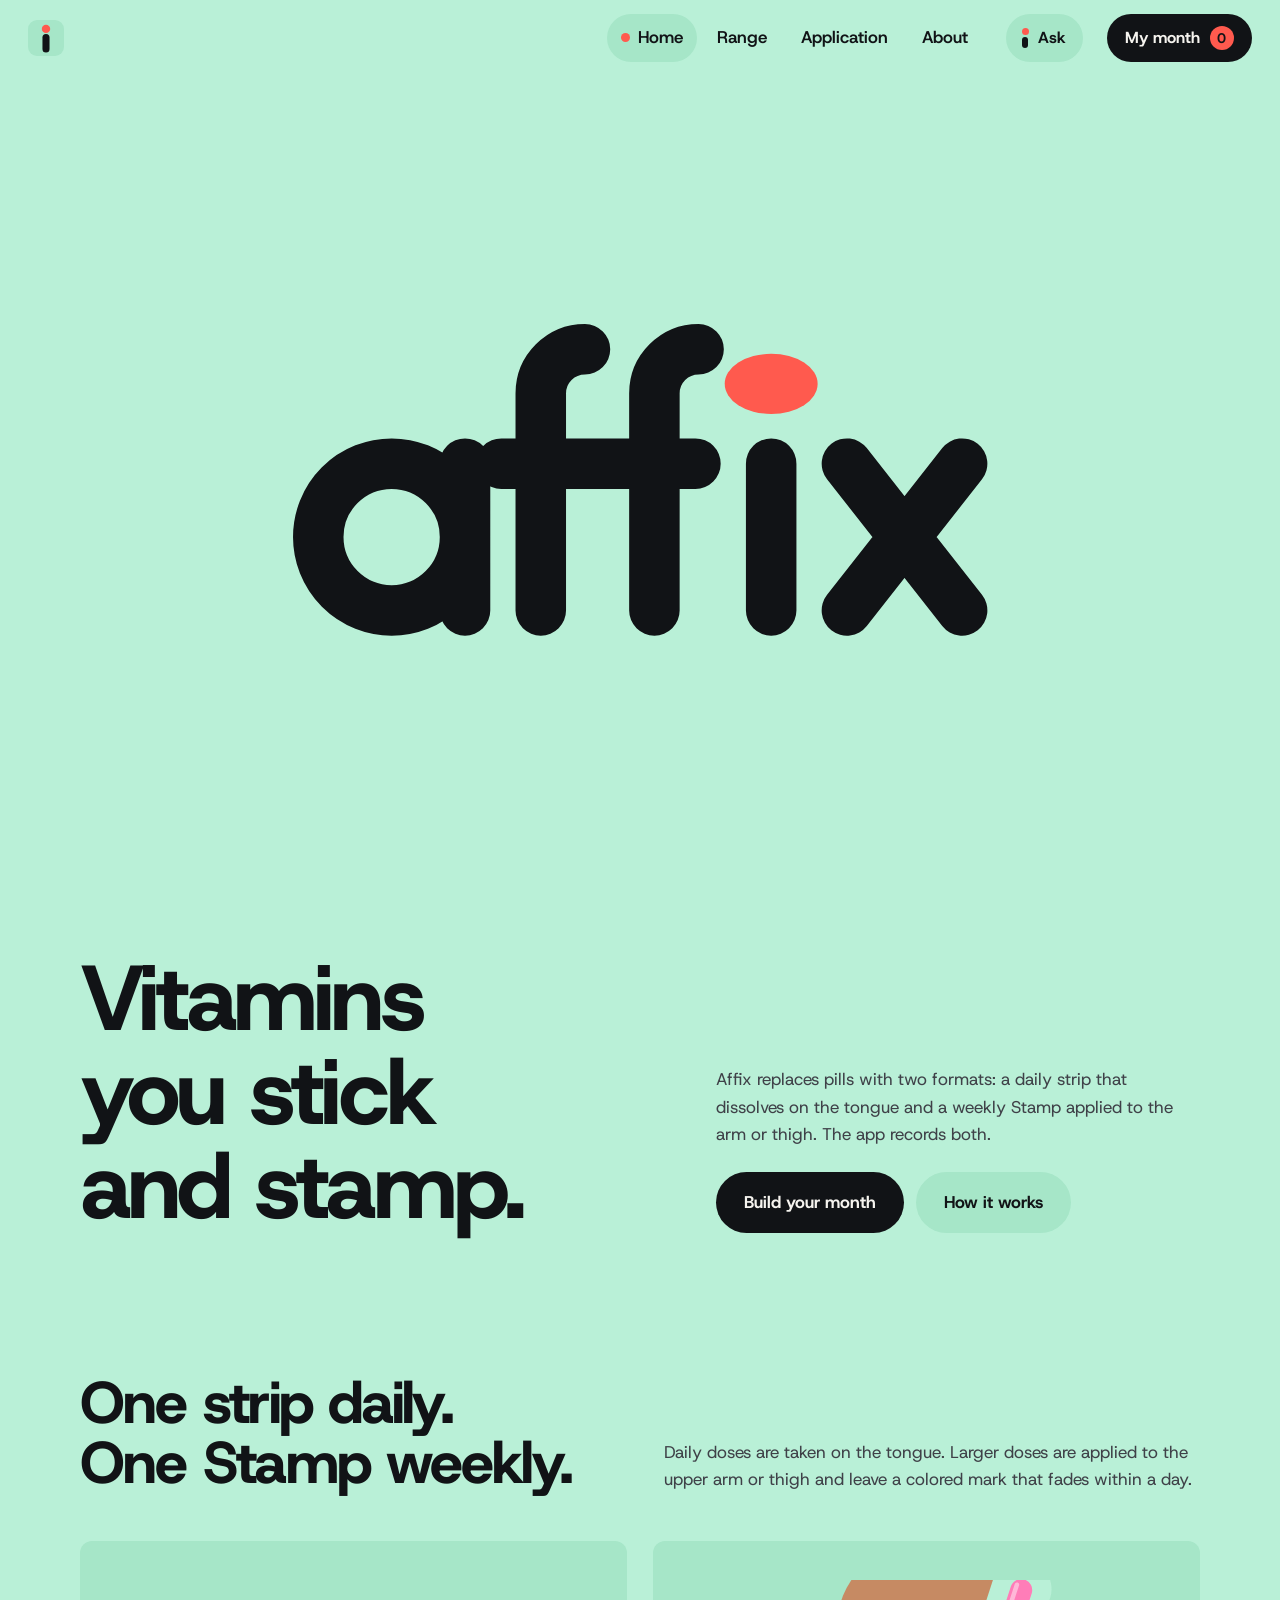
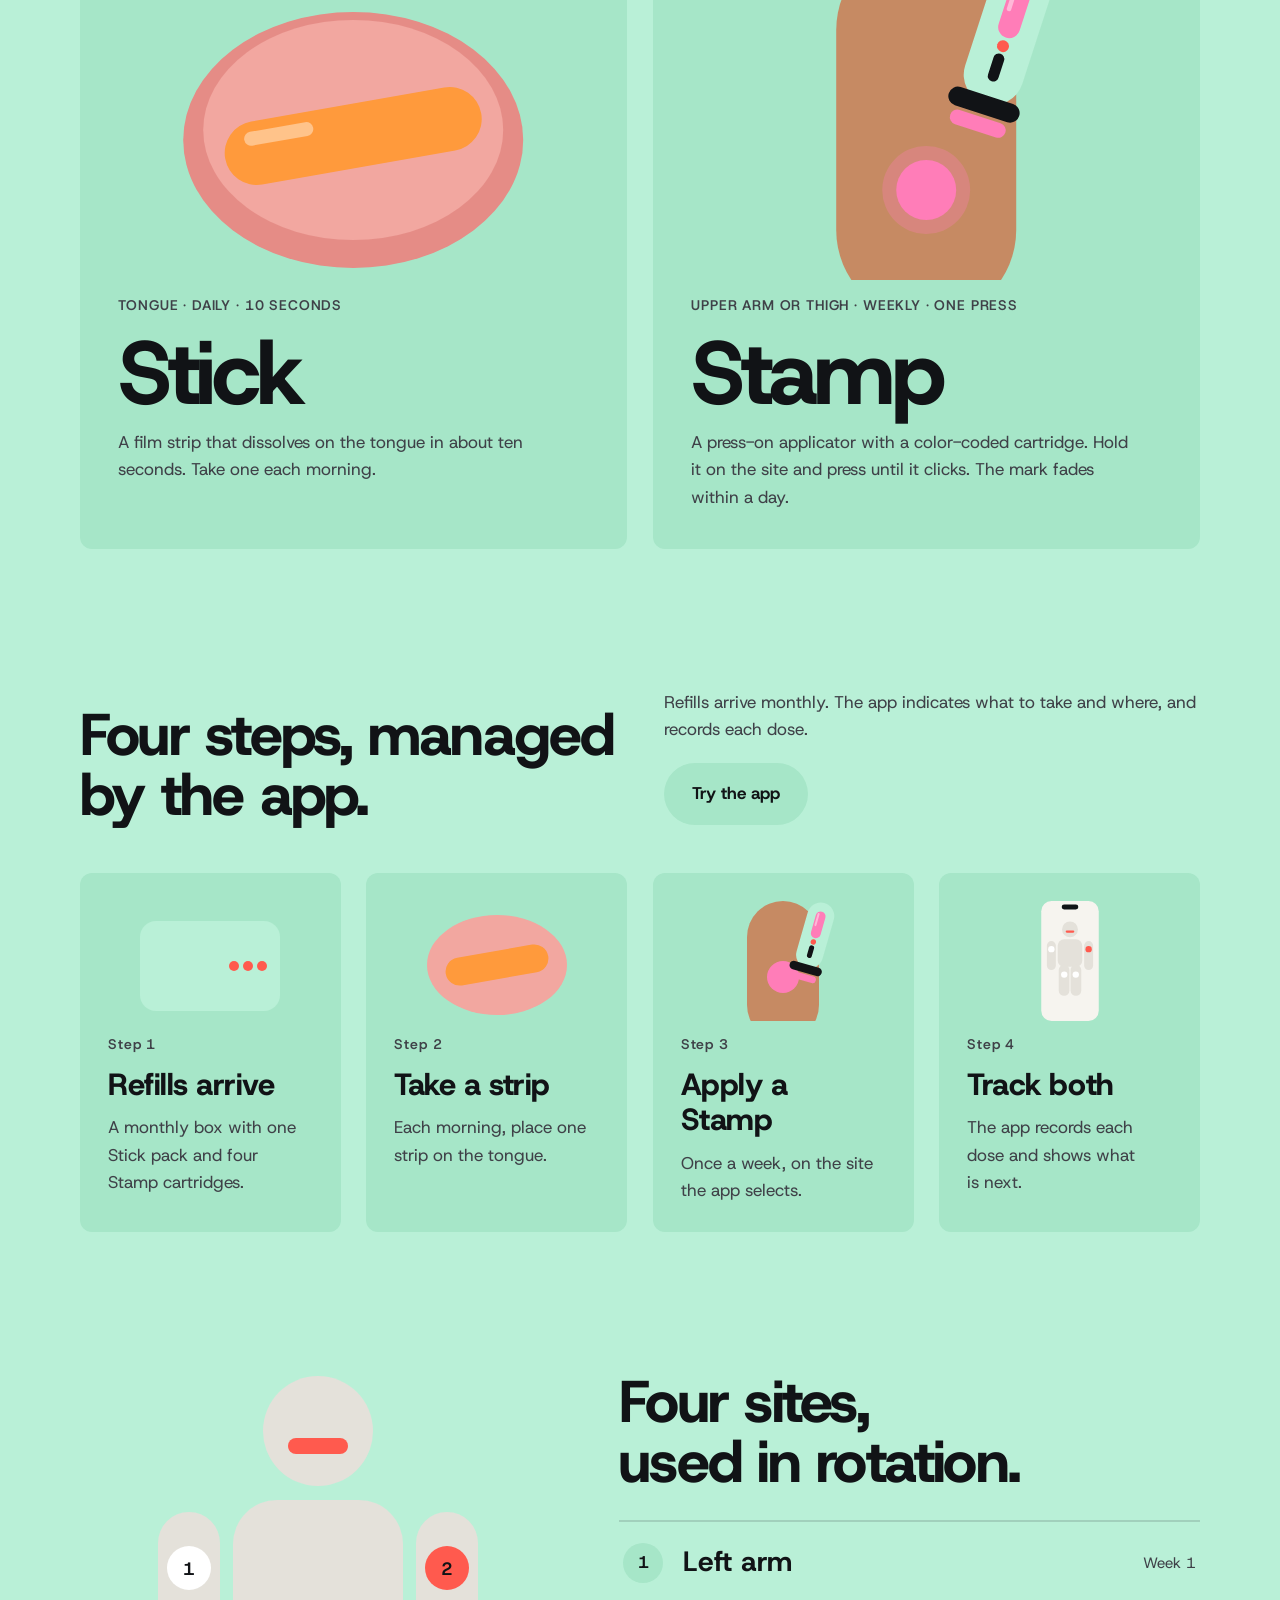
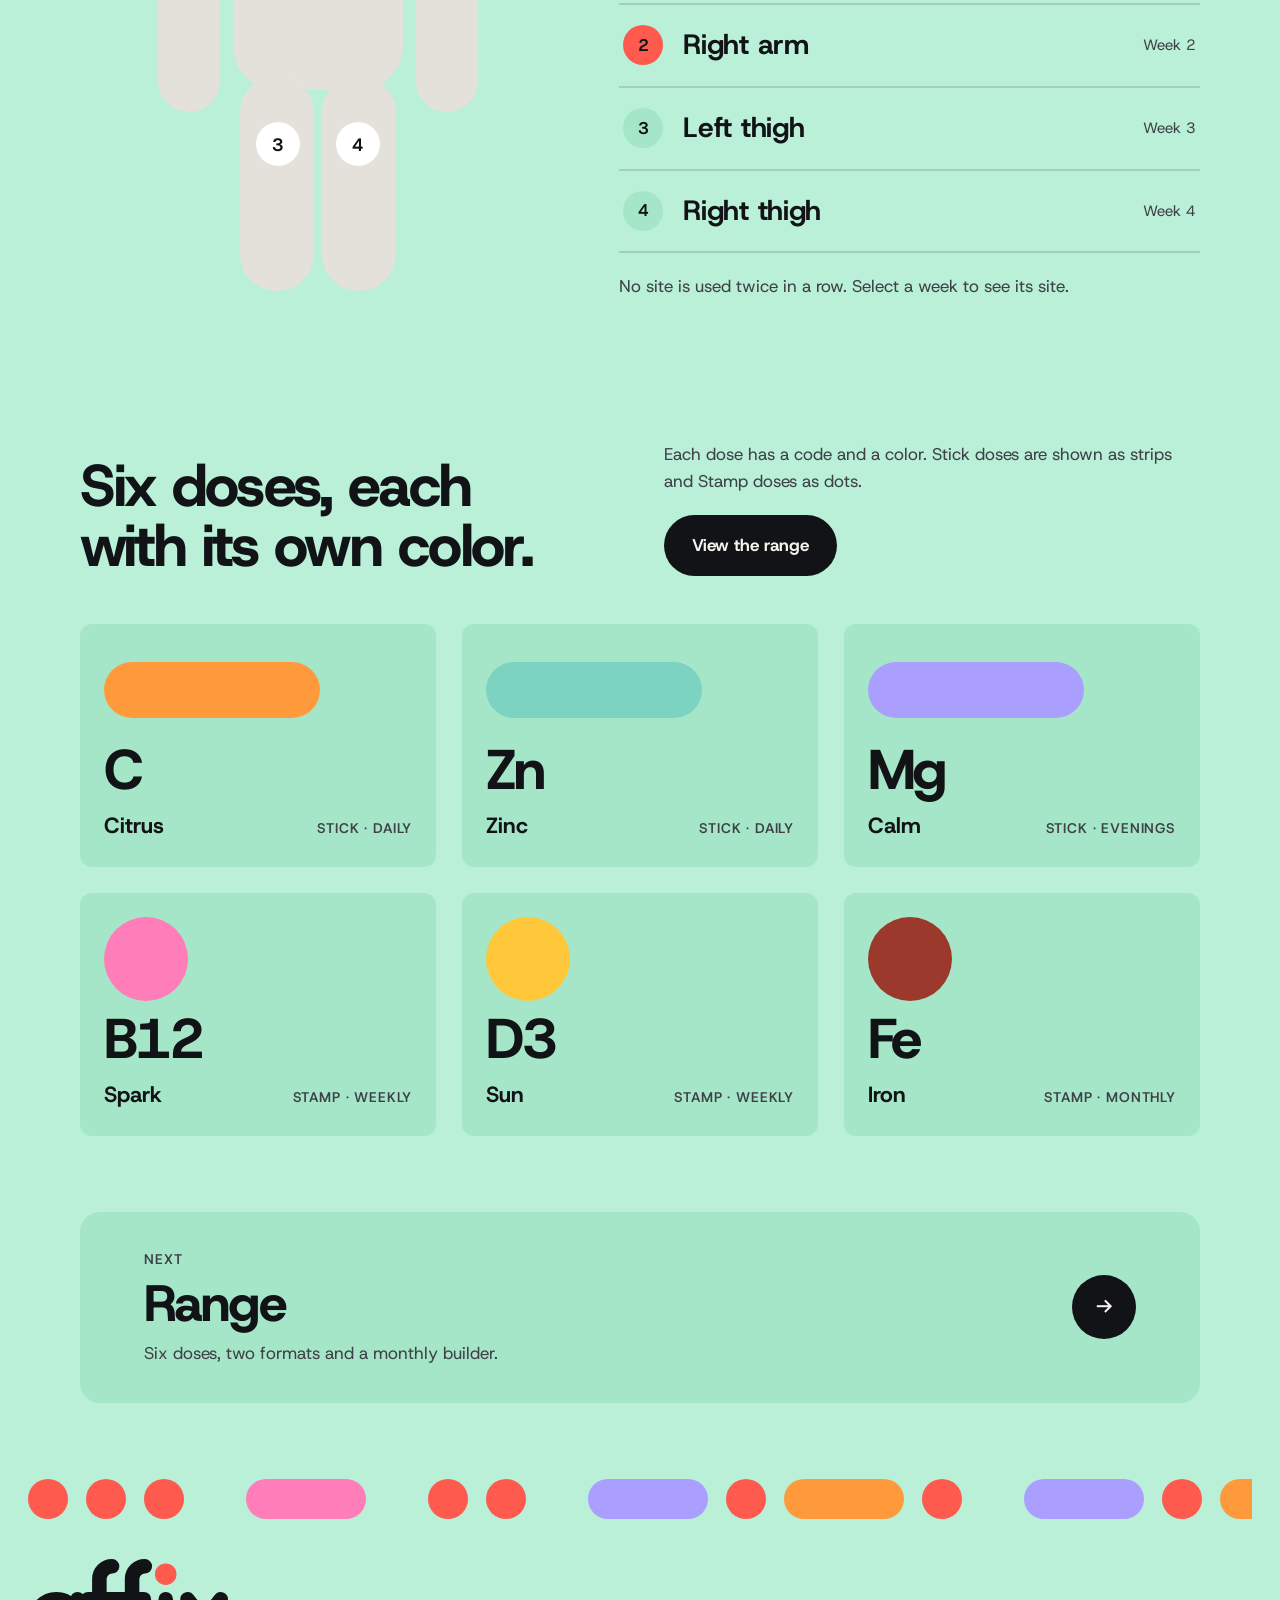
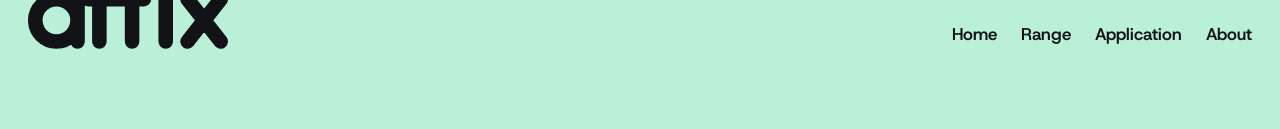
<file: index.html>
<!doctype html>
<html lang="en">
<head>
<meta charset="utf-8">
<meta name="viewport" content="width=device-width, initial-scale=1, viewport-fit=cover">
<link rel="icon" href="favicon.ico" sizes="48x48">
<link rel="icon" href="favicon.svg" type="image/svg+xml">
<link rel="apple-touch-icon" href="apple-touch-icon.png">
<link rel="manifest" href="site.webmanifest">
<meta name="theme-color" content="#B9F0D7">
<title>Affix</title>
<meta name="claude:viewport-fit-sides" content="cover">
<meta name="description" content="Affix is a vitamin brand with no pills: a strip that melts on the tongue every day, and a press-on Stamp for the arm or thigh once a week.">
<link rel="preconnect" href="https://fonts.googleapis.com"><link rel="preconnect" href="https://fonts.gstatic.com" crossorigin>
<link href="https://fonts.googleapis.com/css2?family=Host+Grotesk:wght@400;500;600;700;800&display=swap" rel="stylesheet">
<link rel="stylesheet" href="css/site.css?v=20261114c">
</head>
<body data-page="home">
<a class="skip" href="#main">Skip to content</a>
<header id="topbar"></header>
<main id="main"><div class="bands">

  <section class="band mint hero" id="intro" aria-labelledby="h-hero">
    <div id="wmbig" class="wmbig" aria-hidden="true"></div>
    <div class="hero-row">
      <h1 id="h-hero">Vitamins you stick and stamp.</h1>
      <div class="copy">
        <p class="lede">Affix replaces pills with two formats: a daily strip that dissolves on the tongue and a weekly Stamp applied to the arm or thigh. The app records&nbsp;both.</p>
        <div class="actions"><a class="btn btn-ink" href="range.html#build">Build your month</a><a class="btn btn-line" href="#how">How it works</a></div>
      </div>
    </div>
  </section>

  <section class="band" id="formats" aria-labelledby="h-formats">
    <div class="band-head split">
      <div style="display:grid;gap:16px"><h2 id="h-formats">One strip daily. One Stamp&nbsp;weekly.</h2></div>
      <p class="lede">Daily doses are taken on the tongue. Larger doses are applied to the upper arm or thigh and leave a colored mark that fades within a&nbsp;day.</p>
    </div>
    <div class="formats">
      <article class="format stick">
        <div class="art" id="art-stick"></div>
        <span class="label">Tongue · Daily · 10 seconds</span>
        <div class="word">Stick</div>
        <p>A film strip that dissolves on the tongue in about ten seconds. Take one each&nbsp;morning.</p>
      </article>
      <article class="format stamp">
        <div class="art" id="art-stamp"></div>
        <span class="label">Upper arm or thigh · Weekly · One press</span>
        <div class="word">Stamp</div>
        <p>A press-on applicator with a color-coded cartridge. Hold it on the site and press until it clicks. The mark fades within a&nbsp;day.</p>
      </article>
    </div>
  </section>

  <section class="band ink" id="how" aria-labelledby="h-how">
    <div class="band-head split">
      <div style="display:grid;gap:16px"><h2 id="h-how">Four steps, managed by the&nbsp;app.</h2></div>
      <div style="display:grid;gap:20px;justify-items:start"><p class="lede">Refills arrive monthly. The app indicates what to take and where, and records each&nbsp;dose.</p><a class="btn btn-line" href="app.html">Try the app</a></div>
    </div>
    <ol class="steps" id="steps"></ol>
  </section>

  <section class="band" id="sites" aria-labelledby="h-sites">
    <div class="rotation">
      <div class="map" id="map"></div>
      <div>
        <div style="display:grid;gap:16px;margin-bottom:28px"><h2 id="h-sites">Four sites, used in&nbsp;rotation.</h2></div>
        <ul class="weeks" id="weeks"></ul>
        <p class="note">No site is used twice in a row. Select a week to see its&nbsp;site.</p>
      </div>
    </div>
  </section>

  <section class="band mint" id="range" aria-labelledby="h-range">
    <div class="band-head split">
      <div style="display:grid;gap:16px"><h2 id="h-range">Six doses, each with its own&nbsp;color.</h2></div>
      <div style="display:grid;gap:20px;justify-items:start"><p class="lede">Each dose has a code and a color. Stick doses are shown as strips and Stamp doses as&nbsp;dots.</p><a class="btn btn-ink" href="range.html">View the range</a></div>
    </div>
    <div class="doses" id="doses"></div>
  </section>

  <footer class="band" id="foot"></footer>
</div></main>
<script src="https://cdnjs.cloudflare.com/ajax/libs/gsap/3.12.5/gsap.min.js"></script>
<script src="js/brand.js?v=20261114c"></script>
<script src="js/site.js?v=20261114c"></script>
<script src="js/assistant.js?v=20261114c"></script>
<script src="js/home.js?v=20261114c"></script>
</body>
</html>
</file>
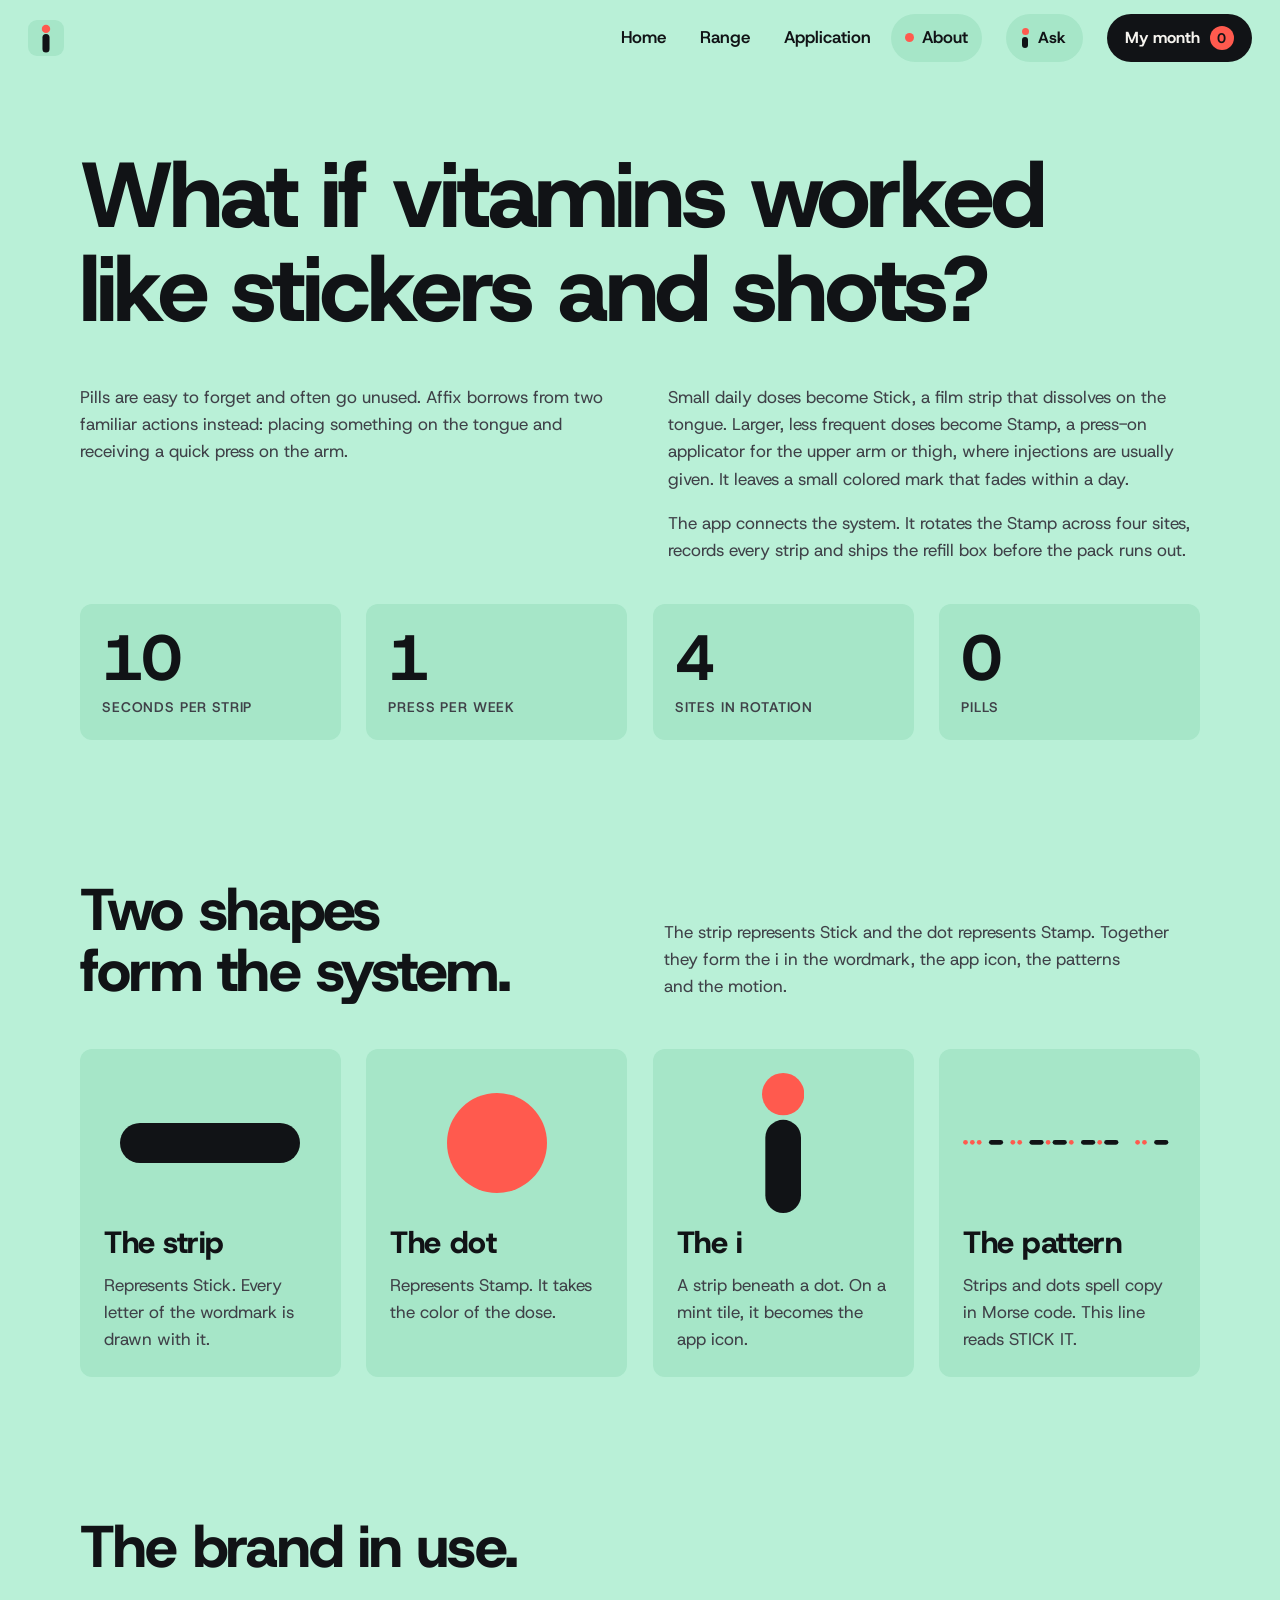
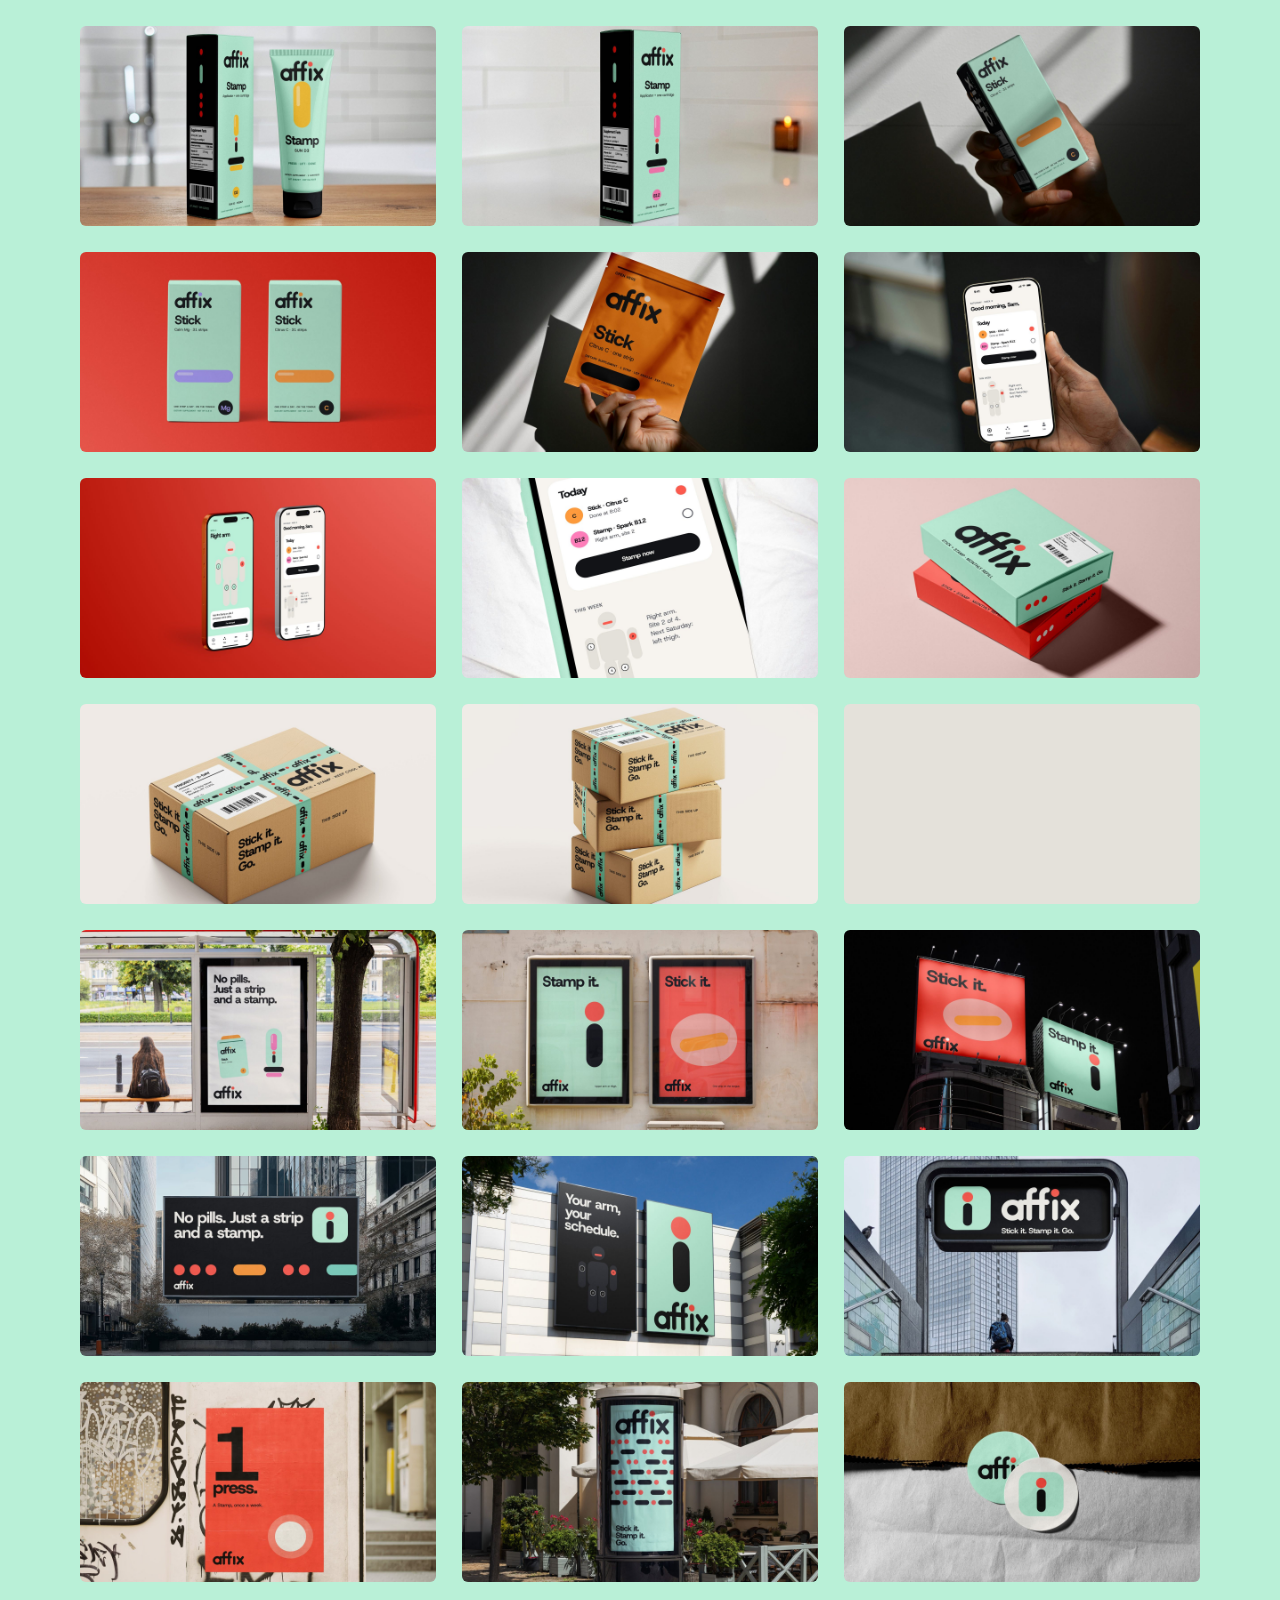
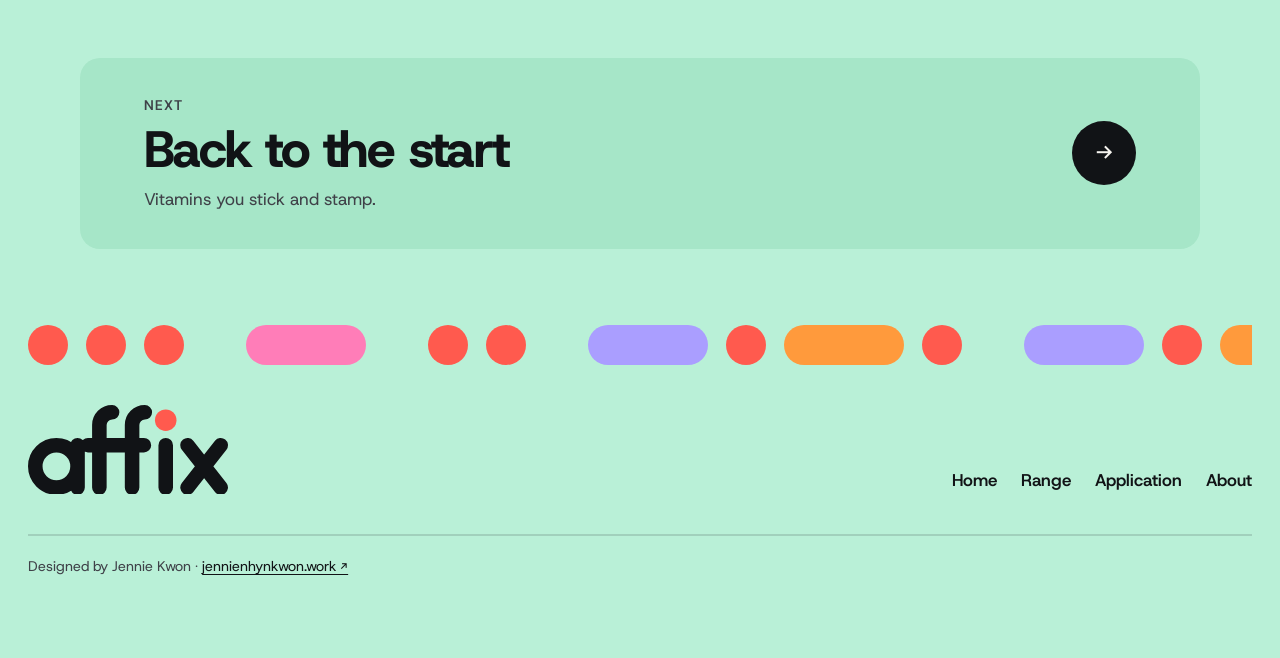
<file: about.html>
<!doctype html>
<html lang="en">
<head>
<meta charset="utf-8">
<meta name="viewport" content="width=device-width, initial-scale=1, viewport-fit=cover">
<link rel="icon" href="favicon.ico" sizes="48x48">
<link rel="icon" href="favicon.svg" type="image/svg+xml">
<link rel="apple-touch-icon" href="apple-touch-icon.png">
<link rel="manifest" href="site.webmanifest">
<meta name="theme-color" content="#B9F0D7">
<title>About — Affix</title>
<meta name="claude:viewport-fit-sides" content="cover">
<meta name="description" content="Why Affix replaces pills with a tongue strip and a press-on Stamp, how the identity works, and the brand out in the world.">
<link rel="preconnect" href="https://fonts.googleapis.com"><link rel="preconnect" href="https://fonts.gstatic.com" crossorigin>
<link href="https://fonts.googleapis.com/css2?family=Host+Grotesk:wght@400;500;600;700;800&display=swap" rel="stylesheet">
<link rel="stylesheet" href="css/site.css?v=20261114c">
</head>
<body data-page="about">
<a class="skip" href="#main">Skip to content</a>
<header id="topbar"></header>
<main id="main"><div class="bands">

  <section class="band" id="idea" aria-labelledby="h-idea">
    <div class="band-head"><h1 id="h-idea">What if vitamins worked like stickers and&nbsp;shots?</h1></div>
    <div class="story">
      <p class="lede">Pills are easy to forget and often go unused. Affix borrows from two familiar actions instead: placing something on the tongue and receiving a quick press on the&nbsp;arm.</p>
      <div><p>Small daily doses become Stick, a film strip that dissolves on the tongue. Larger, less frequent doses become Stamp, a press-on applicator for the upper arm or thigh, where injections are usually given. It leaves a small colored mark that fades within a&nbsp;day.</p>
      <p>The app connects the system. It rotates the Stamp across four sites, records every strip and ships the refill box before the pack runs&nbsp;out.</p></div>
    </div>
    <div class="facts">
      <div><strong>10</strong><span class="label">Seconds per strip</span></div>
      <div><strong>1</strong><span class="label">Press per week</span></div>
      <div><strong>4</strong><span class="label">Sites in rotation</span></div>
      <div><strong>0</strong><span class="label">Pills</span></div>
    </div>
  </section>

  <section class="band mint" id="system" aria-labelledby="h-sys">
    <div class="band-head split">
      <div style="display:grid;gap:16px"><h2 id="h-sys">Two shapes form the&nbsp;system.</h2></div>
      <p class="lede">The strip represents Stick and the dot represents Stamp. Together they form the i in the wordmark, the app icon, the patterns and the&nbsp;motion.</p>
    </div>
    <div class="marks" id="marks"></div>
  </section>

  <section class="band" id="world" aria-labelledby="h-world">
    <div class="band-head"><h2 id="h-world">The brand in&nbsp;use.</h2></div>
    <div class="album" id="album"></div>
  </section>

  <footer class="band" id="foot"></footer>
</div></main>
<script src="js/brand.js?v=20261114c"></script>
<script src="js/site.js?v=20261114c"></script>
<script src="js/assistant.js?v=20261114c"></script>
<script src="js/photos.js?v=20261114c"></script>
<script src="js/about.js?v=20261114c"></script>
</body>
</html>
</file>
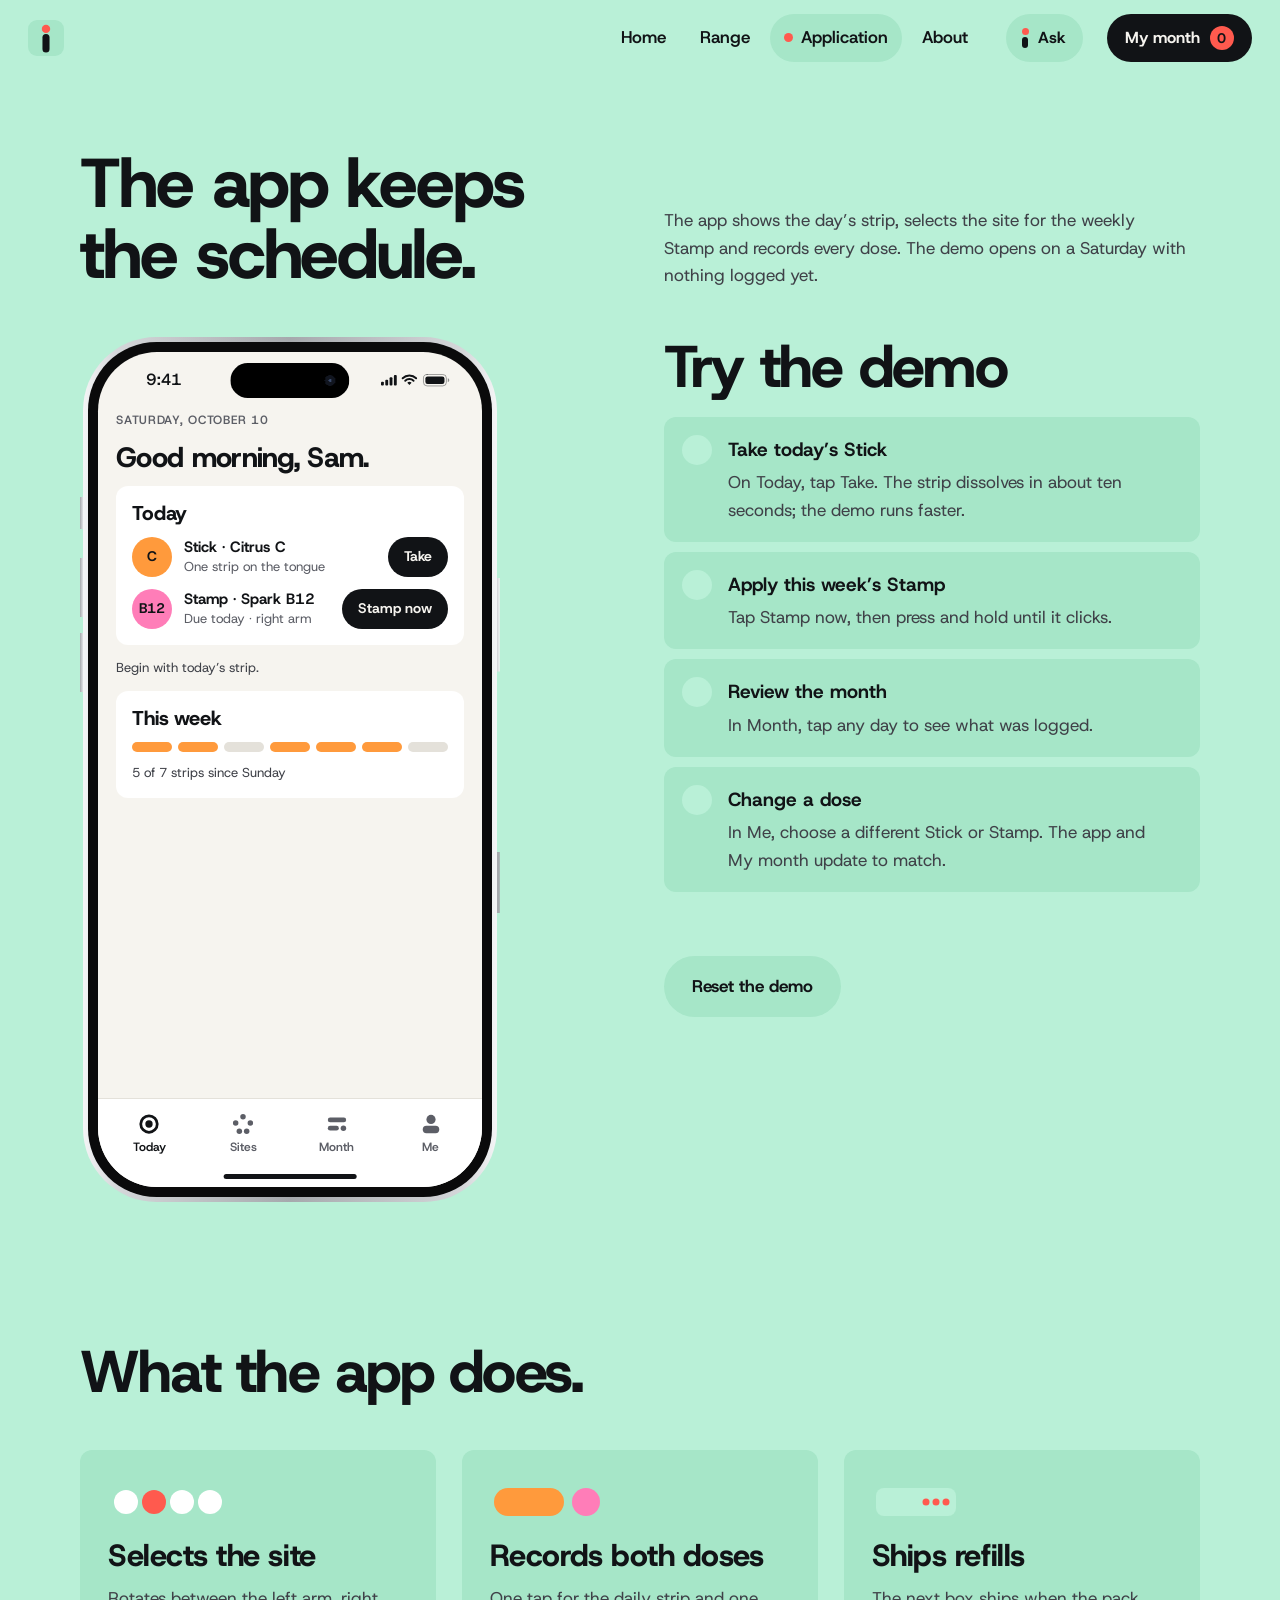
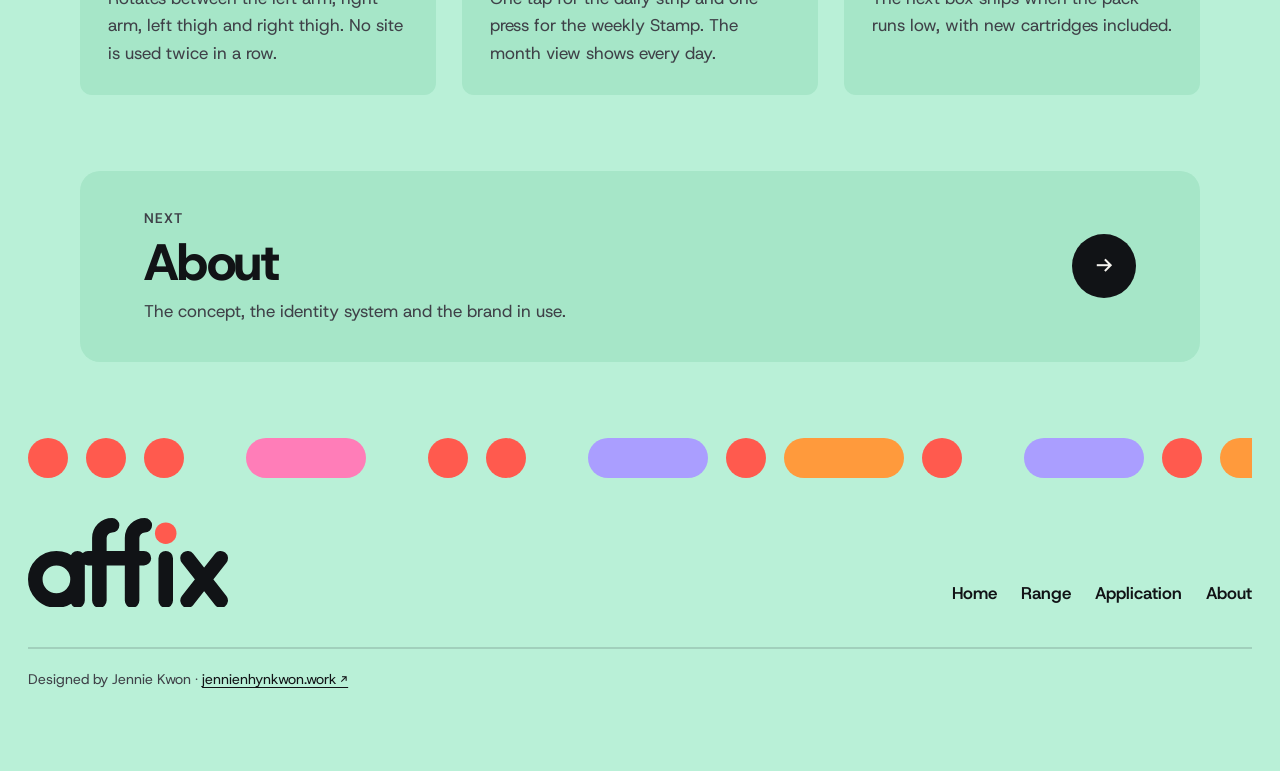
<file: app.html>
<!doctype html>
<html lang="en">
<head>
<meta charset="utf-8">
<meta name="viewport" content="width=device-width, initial-scale=1, viewport-fit=cover">
<link rel="icon" href="favicon.ico" sizes="48x48">
<link rel="icon" href="favicon.svg" type="image/svg+xml">
<link rel="apple-touch-icon" href="apple-touch-icon.png">
<link rel="manifest" href="site.webmanifest">
<meta name="theme-color" content="#B9F0D7">
<title>Application — Affix</title>
<meta name="claude:viewport-fit-sides" content="cover">
<meta name="description" content="Try the Affix app: take today's Stick, stamp this week's site, check the month and change your doses.">
<link rel="preconnect" href="https://fonts.googleapis.com"><link rel="preconnect" href="https://fonts.gstatic.com" crossorigin>
<link href="https://fonts.googleapis.com/css2?family=Host+Grotesk:wght@400;500;600;700;800&display=swap" rel="stylesheet">
<link rel="stylesheet" href="css/site.css?v=20261114c">
</head>
<body data-page="app">
<a class="skip" href="#main">Skip to content</a>
<header id="topbar"></header>
<main id="main"><div class="bands">

  <section class="band ink" id="try" aria-labelledby="h-app">
    <div class="band-head split">
      <div style="display:grid;gap:16px"><h1 id="h-app">The app keeps the&nbsp;schedule.</h1></div>
      <p class="lede">The app shows the day’s strip, selects the site for the weekly Stamp and records every dose. The demo opens on a Saturday with nothing logged&nbsp;yet.</p>
    </div>
    <div class="proto">
      <div class="phone proto-phone">
        <div class="screen app-screen" id="screen" aria-label="Affix app">
          <div class="sbar"><span>9:41</span><span class="sb-r" aria-hidden="true"><svg viewBox="0 0 72 13" aria-hidden="true"><g fill="currentColor"><rect x="0" y="8" width="3" height="4" rx="1"/><rect x="4.5" y="6" width="3" height="6" rx="1"/><rect x="9" y="3.5" width="3" height="8.5" rx="1"/><rect x="13.5" y="1" width="3" height="11" rx="1"/><path d="M29.75 11.5 27.49 9.24A3.2 3.2 0 0 1 32.01 9.24Z"/><rect x="46.5" y="2.5" width="20" height="8" rx="2.3"/><path d="M70 4.5C71 4.8 71.5 5.5 71.5 6.5S71 8.2 70 8.5Z" opacity=".45"/></g><g fill="none" stroke="currentColor" stroke-linecap="round"><path d="M25.37 7.12A6.2 6.2 0 0 1 34.13 7.12" stroke-width="2"/><path d="M22.68 4.43A10 10 0 0 1 36.82 4.43" stroke-width="2"/><rect x="44.5" y=".5" width="24" height="12" rx="3.8" stroke-opacity=".4"/></g></svg></span></div>
          <div class="views" id="views"></div>
          <nav class="apptabs" role="tablist" aria-label="App sections">
            <button type="button" role="tab" data-tab="today"><span class="ti ti-today"></span>Today</button>
            <button type="button" role="tab" data-tab="sites"><span class="ti ti-sites"></span>Sites</button>
            <button type="button" role="tab" data-tab="month"><span class="ti ti-month"></span>Month</button>
            <button type="button" role="tab" data-tab="me"><span class="ti ti-me"></span>Me</button>
          </nav>
          <div class="overlay" id="overlay" hidden></div>
        </div>
      </div>
      <aside class="tryit" aria-labelledby="h-try">
        <h2 id="h-try">Try the demo</h2>
        <ol class="tasks" id="tasks">
          <li data-task="stick"><span class="tk" aria-hidden="true"></span><div><b>Take today’s Stick</b><p>On Today, tap Take. The strip dissolves in about ten seconds; the demo runs&nbsp;faster.</p></div></li>
          <li data-task="stamp"><span class="tk" aria-hidden="true"></span><div><b>Apply this week’s Stamp</b><p>Tap Stamp now, then press and hold until it&nbsp;clicks.</p></div></li>
          <li data-task="month"><span class="tk" aria-hidden="true"></span><div><b>Review the month</b><p>In Month, tap any day to see what was&nbsp;logged.</p></div></li>
          <li data-task="me"><span class="tk" aria-hidden="true"></span><div><b>Change a dose</b><p>In Me, choose a different Stick or Stamp. The app and My&nbsp;month update to&nbsp;match.</p></div></li>
        </ol>
        <p class="progress" id="progress" role="status" aria-live="polite"></p>
        <button class="btn btn-line" type="button" id="reset">Reset the demo</button>
      </aside>
    </div>
  </section>

  <section class="band" id="features" aria-labelledby="h-feat">
    <div class="band-head"><h2 id="h-feat">What the app&nbsp;does.</h2></div>
    <div class="features">
      <div class="feature"><div class="ic" aria-hidden="true" id="ic-site"></div><h3>Selects the site</h3><p>Rotates between the left arm, right arm, left thigh and right thigh. No site is used twice in a&nbsp;row.</p></div>
      <div class="feature"><div class="ic" aria-hidden="true" id="ic-log"></div><h3>Records both doses</h3><p>One tap for the daily strip and one press for the weekly Stamp. The month view shows every&nbsp;day.</p></div>
      <div class="feature"><div class="ic" aria-hidden="true" id="ic-refill"></div><h3>Ships refills</h3><p>The next box ships when the pack runs low, with new cartridges&nbsp;included.</p></div>
    </div>
  </section>

  <footer class="band" id="foot"></footer>
</div></main>
<script src="https://cdnjs.cloudflare.com/ajax/libs/gsap/3.12.5/gsap.min.js"></script>
<script src="js/brand.js?v=20261114c"></script>
<script src="js/site.js?v=20261114c"></script>
<script src="js/assistant.js?v=20261114c"></script>
<script src="js/app.js?v=20261114c"></script>
</body>
</html>
</file>
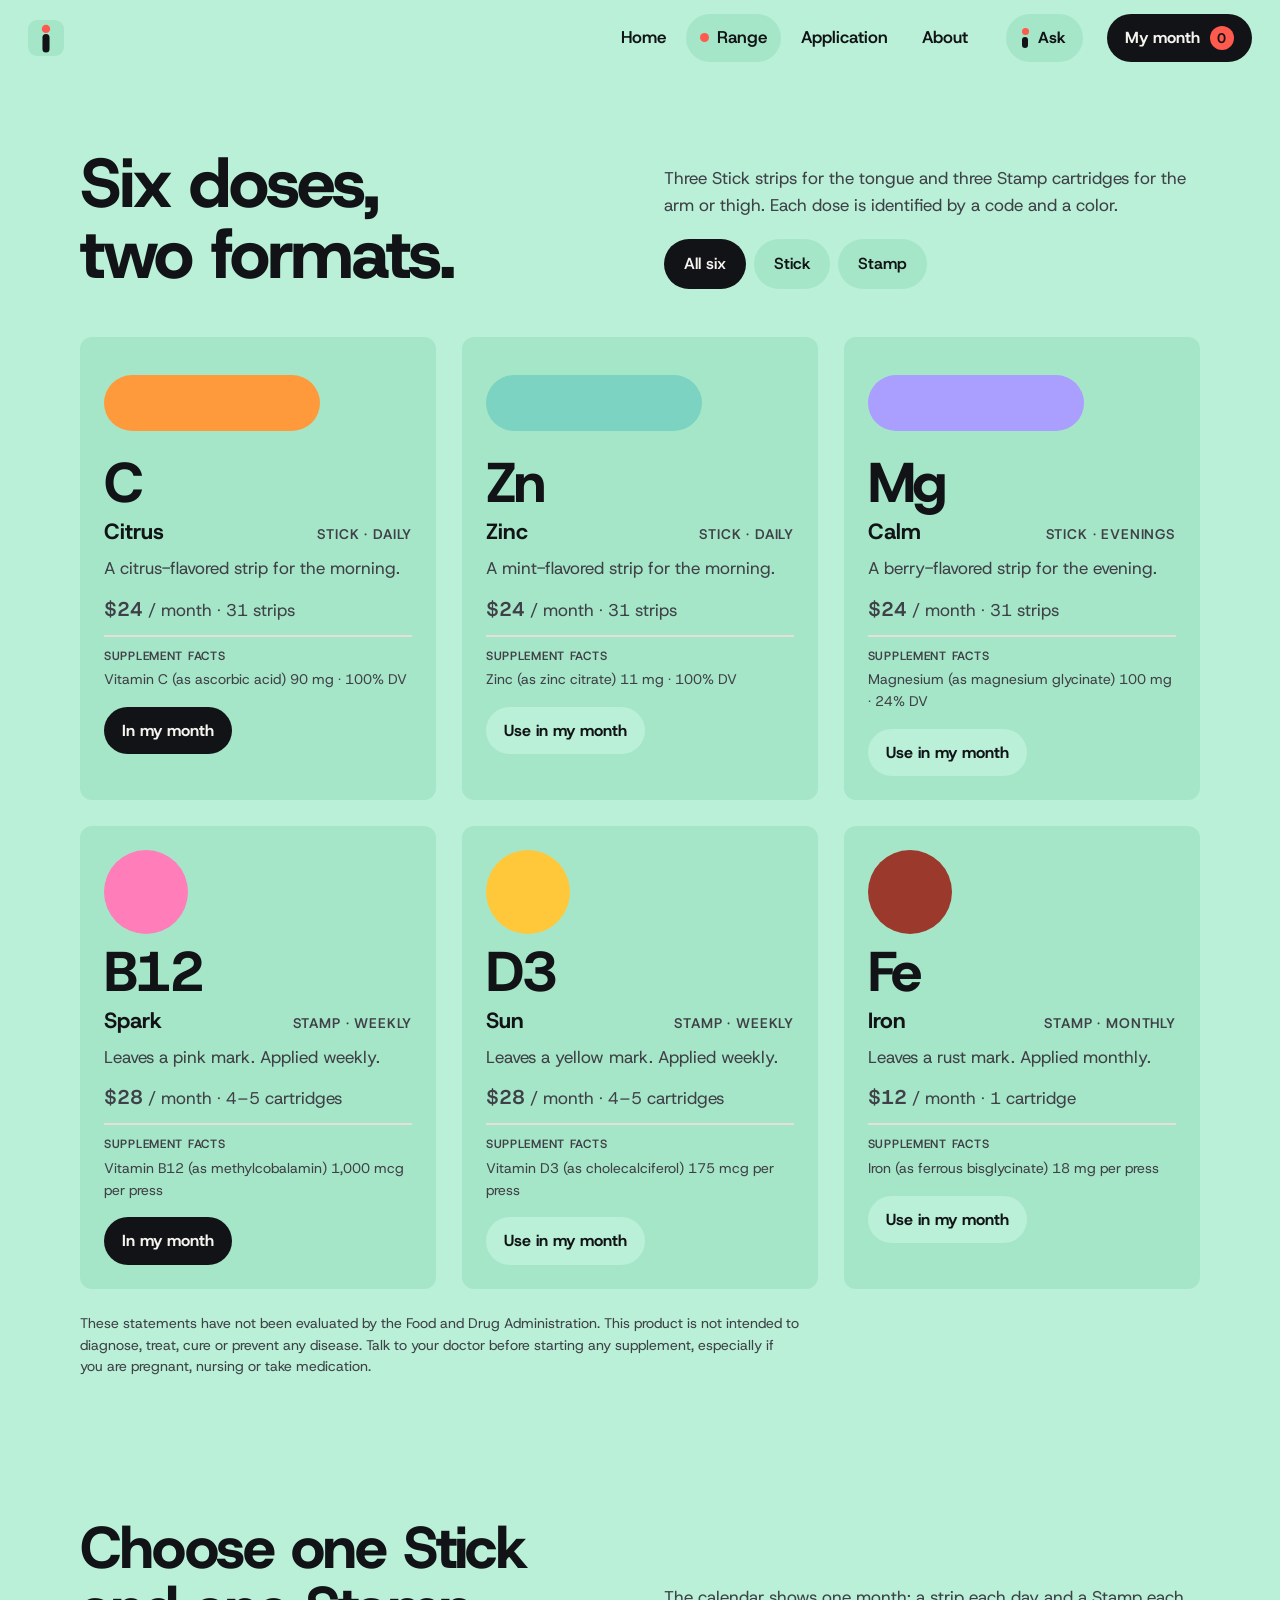
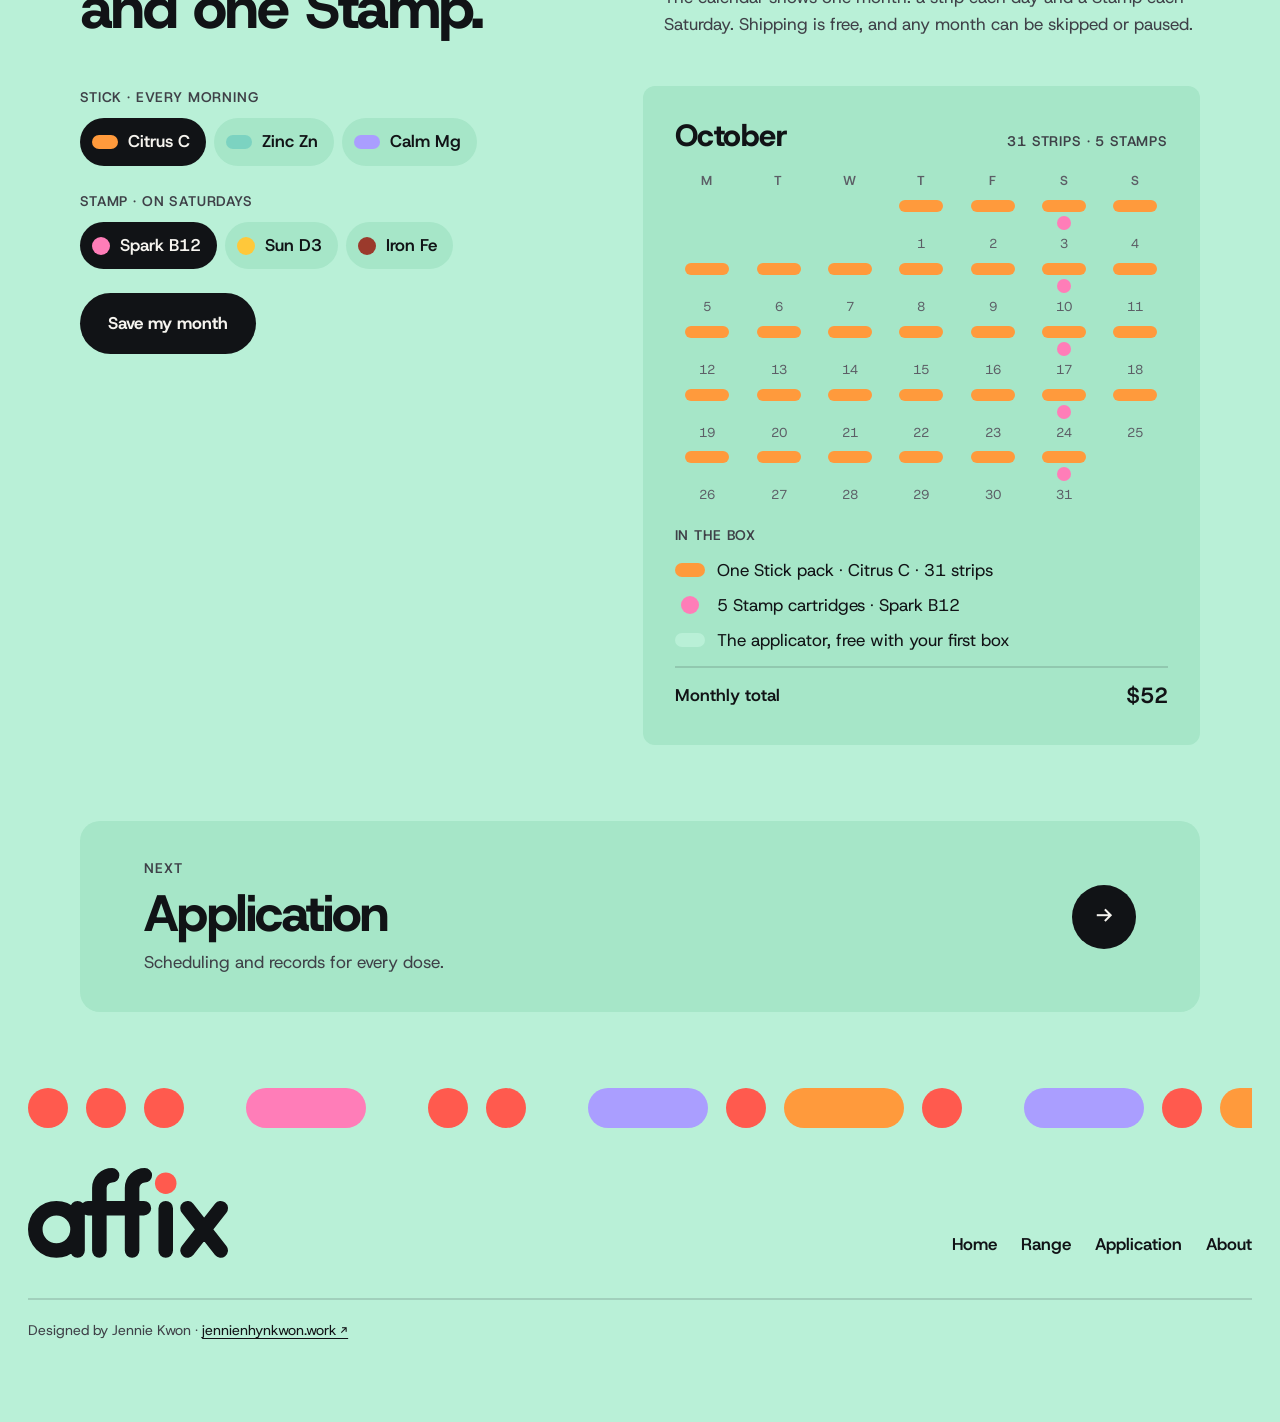
<file: range.html>
<!doctype html>
<html lang="en">
<head>
<meta charset="utf-8">
<meta name="viewport" content="width=device-width, initial-scale=1, viewport-fit=cover">
<link rel="icon" href="favicon.ico" sizes="48x48">
<link rel="icon" href="favicon.svg" type="image/svg+xml">
<link rel="apple-touch-icon" href="apple-touch-icon.png">
<link rel="manifest" href="site.webmanifest">
<meta name="theme-color" content="#B9F0D7">
<title>Range — Affix</title>
<meta name="claude:viewport-fit-sides" content="cover">
<meta name="description" content="Six Affix doses: three Stick strips for the tongue and three Stamp cartridges for the arm or thigh. Build a month from them.">
<link rel="preconnect" href="https://fonts.googleapis.com"><link rel="preconnect" href="https://fonts.gstatic.com" crossorigin>
<link href="https://fonts.googleapis.com/css2?family=Host+Grotesk:wght@400;500;600;700;800&display=swap" rel="stylesheet">
<link rel="stylesheet" href="css/site.css?v=20261114c">
</head>
<body data-page="range">
<a class="skip" href="#main">Skip to content</a>
<header id="topbar"></header>
<main id="main"><div class="bands">

  <section class="band" id="six" aria-labelledby="h-range">
    <div class="band-head split">
      <div style="display:grid;gap:16px"><h1 id="h-range">Six doses, two&nbsp;formats.</h1></div>
      <div style="display:grid;gap:20px"><p class="lede">Three Stick strips for the tongue and three Stamp cartridges for the arm or thigh. Each dose is identified by a code and a&nbsp;color.</p>
        <div class="filters" role="group" aria-label="Show">
          <button type="button" data-f="all" aria-pressed="true">All six</button><button type="button" data-f="stick" aria-pressed="false">Stick</button><button type="button" data-f="stamp" aria-pressed="false">Stamp</button>
        </div></div>
    </div>
    <div class="doses" id="doses"></div>
    <p class="fineprint">These statements have not been evaluated by the Food and Drug Administration. This product is not intended to diagnose, treat, cure or prevent any disease. Talk to your doctor before starting any supplement, especially if you are pregnant, nursing or take medication.</p>
  </section>

  <section class="band mint" id="build" aria-labelledby="h-build">
    <div class="band-head split">
      <div style="display:grid;gap:16px"><h2 id="h-build">Choose one Stick and one&nbsp;Stamp.</h2></div>
      <p class="lede">The calendar shows one month: a strip each day and a Stamp each Saturday. Shipping is free, and any month can be skipped or&nbsp;paused.</p>
    </div>
    <div class="build">
      <form class="choose" id="choose">
        <fieldset><legend class="label">Stick · every morning</legend><div class="opt" id="opt-stick"></div></fieldset>
        <fieldset><legend class="label">Stamp · on Saturdays</legend><div class="opt" id="opt-stamp"></div></fieldset>
        <div class="actions"><button class="btn btn-ink" type="submit" id="save">Save my month</button></div>
        <p class="status" id="status" role="status" aria-live="polite"></p>
      </form>
      <div class="summary" aria-labelledby="h-oct">
        <div style="display:flex;justify-content:space-between;align-items:baseline;gap:12px;flex-wrap:wrap"><h3 id="h-oct">October</h3><span class="label" id="oct-sum"></span></div>
        <div class="cal" id="cal"></div>
        <div style="display:grid;gap:10px"><span class="label">In the box</span><ul class="inbox" id="inbox"></ul></div>
      </div>
    </div>
  </section>

  <footer class="band" id="foot"></footer>
</div></main>
<script src="js/brand.js?v=20261114c"></script>
<script src="js/site.js?v=20261114c"></script>
<script src="js/assistant.js?v=20261114c"></script>
<script src="js/range.js?v=20261114c"></script>
</body>
</html>
</file>
<file: css/site.css>
/* Affix site, concept v2.
   Layout: content sits in long rounded bands stacked like strips in a pack; each band takes one brand surface. */
:root {
  color-scheme: light;
  --paper: #F6F4EF;
  --white: #FFFFFF;
  --ink: #111316;
  --ink70: #3F4148;
  --ink60: #5C5E66;
  --line: #E4E1DA;
  --mint: #B9F0D7;
  --mint-deep: #1F6E52;
  --coral: #FF5A4E;
  --tongue: #F2A7A0;
  --raised: #1E2026;
  --on-ink-muted: #C9CBD1;
  --dot: var(--coral);
  --font: "Host Grotesk", "Helvetica Neue", Arial, sans-serif;
  --r-band: clamp(14px, 1.6vw, 20px);
  --r-card: 12px;
  --r-img: 6px;
  --pad: clamp(24px, 5vw, 72px);
  --gap: 12px;
  --max: 1320px;
}
* { box-sizing: border-box; }
[hidden] { display: none !important; }
html { scroll-behavior: smooth; }
body {
  margin: 0; background: var(--paper); color: var(--ink);
  font-family: var(--font); font-size: 19px; line-height: 1.5;
  -webkit-font-smoothing: antialiased; text-rendering: optimizeLegibility;
}
body::before { content: ""; position: fixed; inset: 0 0 auto; height: env(safe-area-inset-top, 0px); z-index: 10; background: var(--paper); }
@media (prefers-reduced-motion: reduce) { html { scroll-behavior: auto; } *, *::before, *::after { animation-duration: .001ms !important; transition-duration: .001ms !important; } }
img, svg { max-width: 100%; display: block; }
a { color: inherit; }
:focus-visible { outline: 3px solid var(--coral); outline-offset: 3px; border-radius: 6px; }
h1, h2, h3 { margin: 0; font-weight: 800; letter-spacing: -0.03em; line-height: 1.0; text-wrap: balance; }
h1 { font-size: clamp(46px, 7.2vw, 108px); }
h2 { font-size: clamp(34px, 4.6vw, 64px); }
h3 { font-size: clamp(24px, 2.4vw, 32px); letter-spacing: -0.015em; line-height: 1.1; }
p { margin: 0; text-wrap: pretty; max-width: 62ch; }
.lede { font-size: clamp(19px, 1.6vw, 23px); line-height: 1.45; color: var(--ink70); }
.label { font-size: 14px; font-weight: 600; letter-spacing: .06em; text-transform: uppercase; color: var(--ink70); }
.muted { color: var(--ink60); }
.skip { position: absolute; left: 16px; top: -60px; z-index: 50; background: var(--ink); color: var(--paper); padding: 10px 16px; border-radius: 99px; text-decoration: none; font-weight: 600; }
.skip:focus { top: calc(env(safe-area-inset-top, 0px) + 12px); }

/* ---------- top bar ---------- */
#topbar {
  position: sticky; top: env(safe-area-inset-top, 0px); z-index: 20; background: var(--paper);
  padding-left: max(16px, env(safe-area-inset-left, 0px)); padding-right: max(16px, env(safe-area-inset-right, 0px));
}
.bar { max-width: var(--max); margin: 0 auto; display: flex; align-items: center; gap: 24px; min-height: 76px; }
.brand { display: flex; align-items: center; gap: 12px; text-decoration: none; flex: none; }
.brand .sy { width: 40px; height: 40px; }
.brand .wm { width: 92px; height: auto; }
.mainnav { display: flex; gap: 6px; margin-left: auto; flex-wrap: wrap; }
.mainnav a {
  position: relative; text-decoration: none; font-size: 17px; font-weight: 600; padding: 10px 14px; border-radius: 99px; color: var(--ink);
}
.mainnav a:hover { background: var(--white); }
.mainnav a[aria-current="page"] { background: var(--white); }
.mainnav a[aria-current="page"]::before { content: ""; display: inline-block; width: 9px; height: 9px; border-radius: 50%; background: var(--dot); margin-right: 8px; vertical-align: 1px; transition: background .4s; }
.monthbtn {
  flex: none; display: inline-flex; align-items: center; gap: 10px; text-decoration: none; font-weight: 700; font-size: 16px;
  background: var(--ink); color: var(--paper); padding: 11px 18px; border-radius: 99px;
}
.monthbtn .count { min-width: 24px; height: 24px; border-radius: 12px; background: var(--dot); color: var(--ink); display: inline-grid; place-items: center; font-size: 14px; padding: 0 6px; font-variant-numeric: tabular-nums; transition: background .4s; }
.monthbtn.bump .count { animation: bump .5s cubic-bezier(.3,1.6,.5,1); }
@keyframes bump { 0% { transform: scale(1); } 40% { transform: scale(1.35); } 100% { transform: scale(1); } }
@media (max-width: 860px) {
  .bar { flex-wrap: wrap; gap: 8px 12px; padding-block: 10px; }
  .mainnav { order: 3; width: 100%; margin-left: 0; justify-content: space-between; gap: 0; }
  .mainnav a { font-size: 16px; padding: 8px 10px; }
  .monthbtn { margin-left: auto; font-size: 15px; padding: 9px 14px; }
}
@media (max-width: 380px) { .mainnav a { padding: 8px 6px; font-size: 15px; } .monthbtn .lbl { display: none; } }

/* ---------- bands ---------- */
main { padding-left: max(16px, env(safe-area-inset-left, 0px)); padding-right: max(16px, env(safe-area-inset-right, 0px)); padding-block: 8px 16px; }
.bands { max-width: var(--max); margin: 0 auto; display: grid; gap: var(--gap); }
.band { border-radius: var(--r-band); padding: var(--pad); background: var(--white); position: relative; overflow: hidden; min-width: 0; }
.band.mint { background: var(--mint); }
.band.ink { background: var(--ink); color: var(--paper); }
.band.ink .lede, .band.ink .label, .band.ink .muted { color: var(--on-ink-muted); }
.band.coral { background: var(--coral); }
.band.coral .lede, .band.coral .label { color: var(--ink); }
.band.tongue { background: var(--tongue); }
.band.paper { background: transparent; border: 2px solid var(--line); }
.band-head { display: grid; gap: 16px; margin-bottom: clamp(28px, 4vw, 48px); }
.band-head.split { grid-template-columns: minmax(0, 1fr) minmax(0, 1fr); align-items: end; gap: 24px 48px; }
@media (max-width: 860px) { .band-head.split { grid-template-columns: minmax(0, 1fr); } }
.pill { display: inline-flex; align-items: center; gap: 8px; width: fit-content; font-size: 14px; font-weight: 600; letter-spacing: .06em; text-transform: uppercase; padding: 7px 14px; border-radius: 99px; background: var(--paper); color: var(--ink); }
.band.mint .pill { background: var(--white); }
.band.ink .pill { background: var(--raised); color: var(--paper); }
.pill i { width: 10px; height: 10px; border-radius: 50%; background: var(--coral); display: inline-block; }
.pill i.strip { width: 22px; border-radius: 5px; }

/* buttons */
.actions { display: flex; flex-wrap: wrap; gap: 12px; }
.btn { display: inline-flex; align-items: center; justify-content: center; gap: 10px; font: inherit; font-size: 17px; font-weight: 700; padding: 15px 26px; border-radius: 99px; border: 2px solid var(--ink); cursor: pointer; text-decoration: none; transition: transform .15s, background .2s; }
.btn:active { transform: scale(.97); }
.btn-ink { background: var(--ink); color: var(--paper); }
.btn-ink:hover { background: #2A2C33; }
.btn-line { background: transparent; color: var(--ink); }
.btn-line:hover { background: rgba(17,19,22,.06); }
.band.ink .btn-line { border-color: var(--paper); color: var(--paper); }
.band.ink .btn-ink { background: var(--paper); color: var(--ink); border-color: var(--paper); }

/* ---------- hero ---------- */
.hero .wmbig { width: 100%; height: auto; margin-bottom: clamp(28px, 4vw, 56px); overflow: visible; }
.hero-row { display: grid; grid-template-columns: minmax(0, 1.2fr) minmax(0, 1fr); gap: 24px 56px; align-items: end; }
.hero-row .copy { display: grid; gap: 24px; }
@media (max-width: 860px) { .hero-row { grid-template-columns: minmax(0, 1fr); } }

/* ---------- formats ---------- */
.formats { display: grid; grid-template-columns: repeat(2, minmax(0, 1fr)); gap: var(--gap); }
@media (max-width: 760px) { .formats { grid-template-columns: minmax(0, 1fr); } }
.format { border-radius: var(--r-card); padding: clamp(24px, 3vw, 40px); display: grid; gap: 14px; align-content: start; }
.format.stick { background: var(--tongue); }
.format.stamp { background: var(--mint); }
.format .art { height: clamp(200px, 24vw, 300px); display: grid; place-items: center; }
.format .art svg { width: 100%; height: 100%; }
.format .word { font-size: clamp(56px, 7vw, 104px); font-weight: 800; letter-spacing: -0.04em; line-height: .95; }

/* ---------- steps ---------- */
.steps { list-style: none; padding: 0; margin: 0; display: grid; grid-template-columns: repeat(4, minmax(0, 1fr)); gap: var(--gap); counter-reset: s; }
@media (max-width: 980px) { .steps { grid-template-columns: repeat(2, minmax(0, 1fr)); } }
@media (max-width: 560px) { .steps { grid-template-columns: minmax(0, 1fr); } }
.steps li { background: var(--raised); border-radius: var(--r-card); padding: 28px; display: grid; gap: 12px; align-content: start; }
.steps .ic { height: 120px; display: grid; place-items: center; }
.steps .ic svg { height: 100%; width: auto; }
.steps .n { font-size: 14px; font-weight: 600; letter-spacing: .06em; color: var(--on-ink-muted); }
.steps h3 { color: var(--paper); }
.steps p { color: var(--on-ink-muted); font-size: 17px; }

/* ---------- rotation ---------- */
.rotation { display: grid; grid-template-columns: minmax(0, .9fr) minmax(0, 1.1fr); gap: 32px 64px; align-items: center; }
@media (max-width: 860px) { .rotation { grid-template-columns: minmax(0, 1fr); } }
.rotation .map { max-width: 360px; width: 100%; margin: 0 auto; }
.weeks { list-style: none; margin: 0; padding: 0; display: grid; gap: 0; }
.weeks button {
  width: 100%; display: grid; grid-template-columns: 44px minmax(0, 1fr) auto; align-items: center; gap: 16px; text-align: left; font: inherit;
  background: none; border: 0; border-top: 2px solid var(--ink); padding: 18px 4px; cursor: pointer; color: var(--ink);
}
.weeks li:last-child button { border-bottom: 2px solid var(--ink); }
.weeks .no { width: 40px; height: 40px; border-radius: 50%; border: 3px solid var(--ink); display: grid; place-items: center; font-weight: 700; font-size: 17px; transition: background .3s, border-color .3s; }
.weeks .site { font-size: clamp(22px, 2.2vw, 28px); font-weight: 700; letter-spacing: -0.01em; }
.weeks .when { font-size: 15px; color: var(--ink70); }
.weeks button[aria-pressed="true"] .no { background: var(--coral); border-color: var(--coral); }
.weeks button:hover .site { text-decoration: underline; text-underline-offset: 5px; text-decoration-thickness: 2px; }
.rotation .note { margin-top: 20px; font-size: 17px; color: var(--ink70); }

/* ---------- range teaser + cards ---------- */
.doses { display: grid; grid-template-columns: repeat(3, minmax(0, 1fr)); gap: var(--gap); }
@media (max-width: 900px) { .doses { grid-template-columns: repeat(2, minmax(0, 1fr)); } }
@media (max-width: 520px) { .doses { grid-template-columns: minmax(0, 1fr); } }
.dose { background: var(--paper); border-radius: var(--r-card); padding: 24px; display: grid; gap: 10px; align-content: start; text-decoration: none; color: var(--ink); border: 2px solid transparent; transition: border-color .2s, transform .2s; }
.dose:hover, .dose:focus-within { border-color: var(--ink); }
.dose .shape { height: 84px; display: flex; align-items: center; }
.dose .shape .s { height: 56px; width: 70%; border-radius: 28px; }
.dose .shape .d { height: 84px; width: 84px; border-radius: 50%; }
.dose .code { font-size: 56px; font-weight: 800; letter-spacing: -0.04em; line-height: 1; }
.dose .meta { display: flex; justify-content: space-between; gap: 12px; align-items: baseline; flex-wrap: wrap; }
.dose .nm { font-size: 22px; font-weight: 700; }
.dose p { font-size: 17px; color: var(--ink70); }
.dose .add { margin-top: 6px; justify-self: start; font-size: 16px; padding: 11px 18px; }
.dose .add[aria-pressed="true"] { background: var(--ink); color: var(--paper); }
.dose[data-hidden="true"] { display: none; }
.filters { display: flex; gap: 8px; flex-wrap: wrap; }
.filters button { font: inherit; font-size: 16px; font-weight: 600; padding: 10px 18px; border-radius: 99px; border: 2px solid var(--ink); background: transparent; cursor: pointer; color: var(--ink); }
.filters button[aria-pressed="true"] { background: var(--ink); color: var(--paper); }

/* ---------- build your month ---------- */
.build { display: grid; grid-template-columns: minmax(0, 1fr) minmax(0, 1.1fr); gap: 32px 56px; align-items: start; }
@media (max-width: 900px) { .build { grid-template-columns: minmax(0, 1fr); } }
.choose { display: grid; gap: 24px; }
.choose fieldset { border: 0; padding: 0; margin: 0; display: grid; gap: 10px; }
.choose legend { padding: 0; margin-bottom: 10px; }
.opt { display: flex; flex-wrap: wrap; gap: 8px; }
.opt label { cursor: pointer; }
.opt input { position: absolute; opacity: 0; pointer-events: none; }
.opt span { display: inline-flex; align-items: center; gap: 10px; padding: 10px 16px 10px 12px; border-radius: 99px; background: var(--white); font-weight: 600; font-size: 17px; border: 2px solid transparent; }
.opt span i { display: inline-block; width: 26px; height: 14px; border-radius: 7px; }
.opt span i.dot { width: 18px; height: 18px; border-radius: 50%; }
.opt input:checked + span { border-color: var(--ink); }
.opt input:focus-visible + span { outline: 3px solid var(--coral); outline-offset: 3px; }
.summary { background: var(--white); border-radius: var(--r-card); padding: clamp(20px, 3vw, 32px); display: grid; gap: 18px; min-width: 0; }
.cal { display: grid; grid-template-columns: repeat(7, minmax(0, 1fr)); gap: 8px 6px; }
.cal .dow { font-size: 13px; font-weight: 600; letter-spacing: .06em; color: var(--ink60); text-align: center; }
.cal .day { display: grid; gap: 4px; justify-items: center; font-size: 13px; color: var(--ink60); font-variant-numeric: tabular-nums; }
.cal .day b { width: 100%; max-width: 44px; height: 12px; border-radius: 6px; display: block; background: var(--line); }
.cal .day em { width: 14px; height: 14px; border-radius: 50%; display: block; }
.cal .day.blank { visibility: hidden; }
.inbox { list-style: none; margin: 0; padding: 0; display: grid; gap: 8px; }
.inbox li { display: flex; align-items: center; gap: 12px; font-size: 17px; }
.inbox li i { flex: none; width: 30px; height: 14px; border-radius: 7px; display: inline-block; }
.inbox li i.dot { width: 18px; height: 18px; border-radius: 50%; margin: 0 6px; }
.status { font-size: 16px; color: var(--mint-deep); font-weight: 600; min-height: 24px; }

/* ---------- app ---------- */
.phones { display: grid; grid-template-columns: repeat(3, minmax(0, 1fr)); gap: clamp(16px, 3vw, 40px); align-items: start; }
@media (max-width: 900px) { .phones { grid-template-columns: minmax(0, 1fr); max-width: 380px; margin: 0 auto; } }
.phone { background: #000; border-radius: 48px; padding: 10px; }
.screen { border-radius: 40px; overflow: hidden; background: var(--paper); color: var(--ink); aspect-ratio: 390 / 800; max-width: 100%; display: flex; flex-direction: column; padding: 22px 18px 0; gap: 14px; position: relative; }
.screen.mint { background: var(--mint); }
.screen.inkscr { background: var(--ink); color: var(--paper); }
.screen .sb { font-size: 14px; font-weight: 600; }
.screen .t { font-size: 26px; font-weight: 800; letter-spacing: -0.02em; line-height: 1.05; }
.screen .k { font-size: 13px; font-weight: 600; letter-spacing: .06em; text-transform: uppercase; color: var(--ink60); }
.screen.inkscr .k { color: var(--on-ink-muted); }
.card { background: var(--white); border-radius: var(--r-card); padding: 16px; display: grid; gap: 12px; }
.row { display: grid; grid-template-columns: 40px minmax(0, 1fr) 28px; gap: 12px; align-items: center; }
.row .cd { width: 40px; height: 40px; border-radius: 50%; display: grid; place-items: center; font-weight: 700; font-size: 14px; }
.row b { display: block; font-size: 15px; }
.row small { font-size: 13px; color: var(--ink60); }
.check { width: 28px; height: 28px; border-radius: 50%; border: 2.5px solid var(--ink60); background: none; cursor: pointer; padding: 0; transition: background .25s, border-color .25s; }
.check[aria-pressed="true"] { background: var(--coral); border-color: var(--coral); }
.screen .btn { padding: 12px 18px; font-size: 15px; }
.screen .map { width: 62%; margin: 0 auto; }
.screen .msg { font-size: 14px; color: var(--ink70); min-height: 40px; }
.mini-cal { display: grid; grid-template-columns: repeat(7, minmax(0, 1fr)); gap: 10px 6px; }
.mini-cal b { height: 10px; border-radius: 5px; display: block; }
.mini-cal em { width: 14px; height: 14px; border-radius: 50%; display: block; margin: 4px auto 0; }
.mini-cal span { display: grid; }
.tabs { margin-top: auto; margin-inline: -18px; display: grid; grid-template-columns: repeat(4, 1fr); background: var(--white); padding: 12px 0 18px; font-size: 12px; font-weight: 600; text-align: center; color: var(--ink60); }
.tabs .on { color: var(--ink); }
.screen.inkscr .tabs { background: var(--raised); }
.screen.inkscr .tabs .on { color: var(--paper); }
.features { display: grid; grid-template-columns: repeat(3, minmax(0, 1fr)); gap: var(--gap); }
@media (max-width: 860px) { .features { grid-template-columns: minmax(0, 1fr); } }
.feature { background: var(--paper); border-radius: var(--r-card); padding: 28px; display: grid; gap: 12px; align-content: start; }
.feature .ic { height: 48px; display: flex; align-items: center; gap: 8px; }

/* ---------- about ---------- */
.facts { display: grid; grid-template-columns: repeat(4, minmax(0, 1fr)); gap: var(--gap); margin-top: 40px; }
@media (max-width: 860px) { .facts { grid-template-columns: repeat(2, minmax(0, 1fr)); } }
.facts div { background: var(--paper); border-radius: var(--r-card); padding: 22px; display: grid; gap: 6px; }
.facts strong { font-size: clamp(44px, 5vw, 72px); font-weight: 800; letter-spacing: -0.04em; line-height: 1; font-variant-numeric: tabular-nums; }
.story { display: grid; grid-template-columns: minmax(0, 1fr) minmax(0, 1fr); gap: 24px 56px; }
@media (max-width: 860px) { .story { grid-template-columns: minmax(0, 1fr); } }
.story p + p { margin-top: 16px; }
.marks { display: grid; grid-template-columns: repeat(4, minmax(0, 1fr)); gap: var(--gap); }
@media (max-width: 980px) { .marks { grid-template-columns: repeat(2, minmax(0, 1fr)); } }
@media (max-width: 520px) { .marks { grid-template-columns: minmax(0, 1fr); } }
.mk { background: var(--white); border-radius: var(--r-card); padding: 24px; display: grid; gap: 12px; align-content: start; }
.mk .ic { height: 140px; display: grid; place-items: center; }
.mk .ic svg { max-height: 100%; width: auto; }
.mk p { font-size: 17px; color: var(--ink70); }
.album { display: grid; grid-template-columns: repeat(3, minmax(0, 1fr)); gap: var(--gap); }
@media (max-width: 900px) { .album { grid-template-columns: repeat(2, minmax(0, 1fr)); } }
@media (max-width: 520px) { .album { grid-template-columns: minmax(0, 1fr); } }
.album figure { margin: 0; border-radius: var(--r-img); overflow: hidden; background: var(--line); aspect-ratio: 16 / 9; max-width: 100%; display: grid; grid-auto-flow: column; grid-auto-columns: 1fr; }
.album img { width: 100%; height: 100%; object-fit: cover; display: block; min-width: 0; }
.credits { display: grid; grid-template-columns: minmax(0, 1fr) minmax(0, 1fr); gap: 24px 56px; align-items: end; }
@media (max-width: 860px) { .credits { grid-template-columns: minmax(0, 1fr); } }
.credit-name { font-size: clamp(44px, 6vw, 88px); font-weight: 800; letter-spacing: -0.04em; line-height: 1; margin-top: 8px; }

/* ---------- footer ---------- */
.foot { display: grid; gap: 40px; }
.foot .morse { height: 40px; overflow: hidden; }
.foot .morse svg { height: 40px; width: auto; max-width: none; animation: drift 30s linear infinite; }
@keyframes drift { from { transform: translateX(0); } to { transform: translateX(-50%); } }
.foot-row { display: grid; grid-template-columns: minmax(0, 1fr) auto; gap: 24px 48px; align-items: end; }
@media (max-width: 760px) { .foot-row { grid-template-columns: minmax(0, 1fr); } }
.foot .wm { width: min(340px, 70vw); }
.foot nav { display: flex; flex-wrap: wrap; gap: 8px 24px; }
.foot nav a { color: var(--paper); text-decoration: none; font-weight: 600; font-size: 17px; }
.foot nav a:hover { text-decoration: underline; text-underline-offset: 4px; }
.foot-credit { margin: 0; max-width: none; padding-top: 20px; border-top: 1px solid rgba(246,244,239,.18); font-size: 14px; line-height: 1.5; color: var(--on-ink-muted); }
.foot-credit a { color: var(--paper); text-decoration: underline; text-underline-offset: 3px; }
.foot-credit a:hover { text-decoration-thickness: 2px; }
.foot .note { font-size: 16px; color: var(--on-ink-muted); max-width: 62ch; }
body.still .foot .morse svg { animation: none; }
.band-head.split h1 { font-size: clamp(44px, 5.4vw, 84px); overflow-wrap: break-word; }
.band.ink .screen .btn-ink { background: var(--ink); color: var(--paper); border-color: var(--ink); }

/* ---------- app prototype ---------- */
.proto { display: grid; grid-template-columns: minmax(0, 420px) minmax(0, 1fr); gap: 32px clamp(32px, 6vw, 96px); align-items: start; justify-content: center; container-type: inline-size; }
@media (max-width: 860px) { .proto { grid-template-columns: minmax(0, 1fr); justify-items: center; } }
/* iPhone 17 Pro, front. Every size is in iPhone points (--u = 1pt): 440 x 906 overall with buttons,
   body 434 x 906, screen 402 x 874 at (19, 16) with 62pt corners, Dynamic Island 125 x 37, 11pt below the screen top. */
.proto-phone { --pw: min(420px, 100cqw); --u: calc(var(--pw) / 440); width: var(--pw); max-width: none; position: relative; isolation: isolate;
  padding: calc(16 * var(--u)) calc(19 * var(--u)); border-radius: 0;
  --metal-l: #F4F5F6; --metal: #D5D7DA; --metal-d: #A6A9AD; --btn: linear-gradient(90deg, var(--metal-d), var(--metal) 50%, var(--metal-l));
  background:
    var(--btn) left 0 top calc(168 * var(--u)) / calc(5 * var(--u)) calc(34 * var(--u)) no-repeat,
    var(--btn) left 0 top calc(232 * var(--u)) / calc(5 * var(--u)) calc(62 * var(--u)) no-repeat,
    var(--btn) left 0 top calc(310 * var(--u)) / calc(5 * var(--u)) calc(62 * var(--u)) no-repeat,
    var(--btn) right 0 top calc(252 * var(--u)) / calc(5 * var(--u)) calc(98 * var(--u)) no-repeat,
    linear-gradient(var(--metal-d), var(--metal-d)) right calc(.5 * var(--u)) top calc(540 * var(--u)) / calc(4 * var(--u)) calc(64 * var(--u)) no-repeat; }
.proto-phone::before { content: ""; position: absolute; z-index: -1; inset: 0 calc(3 * var(--u)); border-radius: calc(77 * var(--u));
  border: calc(6 * var(--u)) solid transparent;
  background: linear-gradient(#0A0A0B, #0A0A0B) padding-box, linear-gradient(90deg, var(--metal-l), var(--metal) 8%, var(--metal-d) 50%, var(--metal) 92%, var(--metal-l)) border-box; }
.proto-phone::after { content: ""; position: absolute; z-index: 6; top: calc(27 * var(--u)); left: 50%; width: calc(125 * var(--u)); height: calc(37 * var(--u)); transform: translateX(-50%); border-radius: 99px;
  background: radial-gradient(circle at calc(104.5 * var(--u)) 50%, #3A4A6B 0 calc(1.5 * var(--u)), #11151F calc(1.6 * var(--u)) calc(5.5 * var(--u)), transparent calc(5.6 * var(--u))), #000; pointer-events: none; }
.app-screen { aspect-ratio: 402 / 874; border-radius: calc(62 * var(--u)); padding: 0; gap: 0; background: var(--paper); font-size: 15px; line-height: 1.4; }
.app-screen::after { content: ""; position: absolute; z-index: 6; left: 50%; bottom: calc(8 * var(--u)); width: calc(139 * var(--u)); height: calc(5 * var(--u)); transform: translateX(-50%); border-radius: 99px; background: var(--ink); pointer-events: none; }
.sbar { display: grid; grid-template-columns: calc(138.5 * var(--u)) 1fr calc(138.5 * var(--u)); align-items: center; height: calc(54 * var(--u)); padding-top: calc(5 * var(--u)); font-size: calc(17 * var(--u)); font-weight: 600; letter-spacing: -.02em; flex: none; }
.sbar > span:first-child { justify-self: center; }
.sb-r { grid-column: 3; justify-self: center; display: flex; } .sb-r svg { width: calc(72 * var(--u)); height: auto; display: block; }
.views { flex: 1; min-height: 0; overflow-y: auto; overscroll-behavior: contain; scrollbar-width: none; }
.views::-webkit-scrollbar { display: none; }
.view { padding: 8px 18px 20px; display: grid; gap: 14px; align-content: start; }
.app-screen.v-sites { background: var(--mint); } .app-screen.v-stamp { background: var(--mint); }
.view .k { font-size: 12px; font-weight: 600; letter-spacing: .06em; text-transform: uppercase; color: var(--ink60); }
.v-sites .view .k, .v-stamp .view .k { color: var(--mint-deep); }
.view .t { font-size: 28px; font-weight: 800; letter-spacing: -0.025em; line-height: 1.05; }
.view .card { background: var(--white); border-radius: 12px; padding: 16px; display: grid; gap: 12px; }
.view .card h3 { font-size: 20px; letter-spacing: -0.01em; }
.arow { display: grid; grid-template-columns: 40px minmax(0, 1fr) auto; gap: 12px; align-items: center; }
.arow .cd { width: 40px; height: 40px; border-radius: 50%; display: grid; place-items: center; font-weight: 700; font-size: 14px; }
.arow b { display: block; font-size: 15px; } .arow small { font-size: 13px; color: var(--ink60); display: block; }
.mini { font: inherit; font-size: 14px; font-weight: 700; padding: 8px 14px; border-radius: 99px; border: 2px solid var(--ink); background: var(--ink); color: var(--paper); cursor: pointer; }
.mini.line { background: transparent; color: var(--ink); }
.mini:disabled { opacity: .45; cursor: default; }
.donechip { width: 30px; height: 30px; border-radius: 50%; background: var(--coral); display: grid; place-items: center; }
.donechip svg { width: 16px; height: 16px; }
.wide { width: 100%; justify-content: center; padding: 13px 18px; font-size: 15px; }
.note { font-size: 13px; color: var(--ink70); }
.streak { display: flex; gap: 6px; } .streak b { height: 10px; flex: 1; border-radius: 5px; background: var(--line); }
.apptabs { flex: none; display: grid; grid-template-columns: repeat(4, 1fr); background: var(--white); padding: 8px 4px calc(26 * var(--u)); border-top: 1px solid var(--line); }
.apptabs button { font: inherit; font-size: 12px; font-weight: 600; color: var(--ink60); background: none; border: 0; display: grid; justify-items: center; gap: 4px; padding: 6px 0; cursor: pointer; border-radius: 12px; }
.apptabs button[aria-selected="true"] { color: var(--ink); }
.apptabs button[aria-selected="true"] .ti { background: var(--ink); }
.ti { width: 22px; height: 22px; display: block; background: var(--ink60); -webkit-mask: var(--m) center / contain no-repeat; mask: var(--m) center / contain no-repeat; }
.ti-today { --m: url("data:image/svg+xml,%3Csvg xmlns='http://www.w3.org/2000/svg' viewBox='0 0 24 24'%3E%3Ccircle cx='12' cy='12' r='9' fill='none' stroke='black' stroke-width='3'/%3E%3Ccircle cx='12' cy='12' r='4'/%3E%3C/svg%3E"); }
.ti-sites { --m: url("data:image/svg+xml,%3Csvg xmlns='http://www.w3.org/2000/svg' viewBox='0 0 24 24'%3E%3Ccircle cx='12' cy='4' r='3'/%3E%3Ccircle cx='4' cy='11' r='3'/%3E%3Ccircle cx='20' cy='11' r='3'/%3E%3Ccircle cx='8' cy='20' r='3'/%3E%3Ccircle cx='16' cy='20' r='3'/%3E%3C/svg%3E"); }
.ti-month { --m: url("data:image/svg+xml,%3Csvg xmlns='http://www.w3.org/2000/svg' viewBox='0 0 24 24'%3E%3Crect x='2' y='5' width='20' height='5' rx='2.5'/%3E%3Crect x='2' y='14' width='12' height='5' rx='2.5'/%3E%3Ccircle cx='19' cy='16.5' r='3'/%3E%3C/svg%3E"); }
.ti-me { --m: url("data:image/svg+xml,%3Csvg xmlns='http://www.w3.org/2000/svg' viewBox='0 0 24 24'%3E%3Ccircle cx='12' cy='7' r='5'/%3E%3Crect x='3' y='14' width='18' height='8' rx='4'/%3E%3C/svg%3E"); }
.inkscr-like { background: var(--ink); color: var(--paper); }
/* stamp flow */
.stampmap { position: relative; width: 70%; margin: 0 auto; }
.stampmap .target { position: absolute; border-radius: 50%; border: 3px solid var(--coral); pointer-events: none; animation: pulse 1.4s ease-out infinite; }
@keyframes pulse { 0% { transform: scale(.7); opacity: 1; } 100% { transform: scale(1.6); opacity: 0; } }
.stampmap .placed { position: absolute; border-radius: 50%; pointer-events: none; }
.hold { position: relative; overflow: hidden; width: 100%; font: inherit; font-weight: 700; font-size: 16px; padding: 16px; border-radius: 99px; border: 0; background: var(--ink); color: var(--paper); cursor: pointer; touch-action: none; user-select: none; -webkit-user-select: none; }
.hold .fill { position: absolute; inset: 0; transform-origin: left; transform: scaleX(0); background: var(--coral); }
.hold span { position: relative; }
.back { font: inherit; font-size: 14px; font-weight: 600; background: none; border: 0; padding: 4px 0; cursor: pointer; color: var(--ink); justify-self: start; }
/* overlay (stick) */
.overlay { position: absolute; inset: 0; background: rgba(17, 19, 22, .55); display: grid; align-items: end; z-index: 5; }
.sheet { background: var(--paper); border-radius: 16px 16px 0 0; padding: 22px 20px 28px; display: grid; gap: 12px; justify-items: center; text-align: center; }
.sheet .count { font-size: 56px; font-weight: 800; letter-spacing: -0.04em; line-height: 1; font-variant-numeric: tabular-nums; }
.sheet svg { width: 220px; height: auto; }
/* sites list */
.slist { list-style: none; margin: 0; padding: 0; display: grid; }
.slist li { display: grid; grid-template-columns: 30px minmax(0, 1fr) auto; gap: 12px; align-items: center; padding: 10px 0; border-top: 2px solid var(--ink); font-size: 15px; }
.slist li:last-child { border-bottom: 2px solid var(--ink); }
.slist .n { width: 28px; height: 28px; border-radius: 50%; border: 2.5px solid var(--ink); display: grid; place-items: center; font-weight: 700; font-size: 13px; }
.slist .n.next { background: var(--coral); border-color: var(--coral); }
.slist small { font-size: 12px; color: var(--ink70); }
/* month */
.mgrid { display: grid; grid-template-columns: repeat(7, minmax(0, 1fr)); gap: 4px; }
.mgrid .dw { font-size: 11px; font-weight: 600; color: var(--ink60); text-align: center; letter-spacing: .04em; }
.mday { font: inherit; background: none; border: 2px solid transparent; border-radius: 10px; padding: 4px 2px 3px; display: grid; gap: 3px; justify-items: center; cursor: pointer; color: var(--paper); font-size: 11px; font-variant-numeric: tabular-nums; }
.mday b { width: 100%; height: 8px; border-radius: 4px; background: #2A2C33; display: block; }
.mday em { width: 10px; height: 10px; border-radius: 50%; display: block; background: transparent; }
.mday.future { opacity: .45; }
.mday.today { border-color: var(--paper); }
.mday[aria-pressed="true"] { background: var(--raised); }
.app-screen.v-month { background: var(--ink); color: var(--paper); }
.v-month .view .k { color: var(--on-ink-muted); }
.dayinfo { background: var(--raised); border-radius: 10px; padding: 14px; display: grid; gap: 8px; font-size: 14px; }
.dayinfo .ln { display: flex; gap: 10px; align-items: center; }
.dayinfo .ln i { flex: none; width: 24px; height: 10px; border-radius: 5px; display: block; }
.dayinfo .ln i.dt { width: 12px; height: 12px; border-radius: 50%; margin: 0 6px; }
/* me */
.chips { display: flex; flex-wrap: wrap; gap: 6px; }
.chips button { font: inherit; font-size: 13px; font-weight: 600; display: inline-flex; align-items: center; gap: 6px; padding: 7px 11px 7px 8px; border-radius: 99px; border: 2px solid transparent; background: var(--paper); cursor: pointer; color: var(--ink); }
.chips button i { width: 18px; height: 10px; border-radius: 5px; display: block; }
.chips button i.dt { width: 12px; height: 12px; border-radius: 50%; }
.chips button[aria-pressed="true"] { border-color: var(--ink); }
.toggle { display: flex; justify-content: space-between; align-items: center; gap: 12px; }
.switch { width: 50px; height: 30px; border-radius: 15px; border: 0; background: var(--line); position: relative; cursor: pointer; flex: none; }
.switch::after { content: ""; position: absolute; top: 3px; left: 3px; width: 24px; height: 24px; border-radius: 50%; background: var(--white); transition: transform .2s; box-shadow: 0 1px 3px rgba(0,0,0,.2); }
.switch[aria-checked="true"] { background: var(--mint-deep); }
.switch[aria-checked="true"]::after { transform: translateX(20px); }
/* try-it panel */
.tryit { display: grid; gap: 20px; align-content: start; max-width: 520px; width: 100%; }
.tryit h2 { color: var(--paper); }
.tasks { list-style: none; margin: 0; padding: 0; display: grid; gap: 10px; }
.tasks li { display: grid; grid-template-columns: 32px minmax(0, 1fr); gap: 14px; background: var(--raised); border-radius: var(--r-card); padding: 18px; transition: background .3s; }
.tasks .tk { width: 30px; height: 30px; border-radius: 50%; border: 3px solid var(--on-ink-muted); display: grid; place-items: center; transition: background .3s, border-color .3s; }
.tasks li.done .tk { background: var(--coral); border-color: var(--coral); }
.tasks li.done .tk::after { content: ""; width: 10px; height: 6px; border-left: 3px solid var(--ink); border-bottom: 3px solid var(--ink); transform: rotate(-45deg) translate(1px, -1px); }
.tasks b { font-size: 19px; color: var(--paper); }
.tasks p { font-size: 16px; color: var(--on-ink-muted); margin-top: 4px; }
.tasks li.done b { text-decoration: line-through; text-decoration-thickness: 2px; text-decoration-color: var(--coral); }
.tryit .progress { font-size: 16px; color: var(--on-ink-muted); min-height: 24px; }
.band.ink .tryit .btn-line { justify-self: start; }
@media (max-width: 900px) and (min-width: 521px) { .album figure:first-child { grid-column: 1 / -1; } }

/* ---------- interface details ---------- */
.vh { position: absolute; width: 1px; height: 1px; overflow: hidden; clip: rect(0 0 0 0); white-space: nowrap; }
#topbar { transition: box-shadow .2s; }
#topbar.scrolled { box-shadow: 0 1px 0 var(--line), 0 8px 24px rgba(17, 19, 22, .05); }
.nextpage { display: grid; grid-template-columns: minmax(0, 1fr) auto; align-items: center; gap: 16px 32px; text-decoration: none; color: var(--ink); background: transparent; border: 2px solid var(--ink); padding-block: clamp(22px, 3vw, 36px); transition: background .2s, color .2s; }
.nextpage .label { display: block; margin-bottom: 8px; }
.nextpage b { font-size: clamp(30px, 4vw, 52px); font-weight: 800; letter-spacing: -0.03em; line-height: 1; }
.nextpage p { margin-top: 10px; color: var(--ink70); font-size: 17px; }
.nextpage .arrow { width: 64px; height: 64px; border-radius: 50%; background: var(--ink); color: var(--paper); display: grid; place-items: center; font-size: 28px; transition: transform .2s; }
.nextpage:hover { background: var(--white); }
.nextpage:hover .arrow { transform: translateX(6px); }


.band { scroll-margin-top: calc(env(safe-area-inset-top, 0px) + 96px); }
@media (max-width: 860px) { .band { scroll-margin-top: calc(env(safe-area-inset-top, 0px) + 130px); } }

/* ---------- Ask Affix: top-bar button, side sheet, tour bar ---------- */
.askbtn { flex: none; display: inline-flex; align-items: center; gap: 9px; font: inherit; font-size: 16px; font-weight: 700; padding: 9px 16px 9px 14px; border-radius: 99px; border: 2px solid var(--ink); background: transparent; color: var(--ink); cursor: pointer; }
.askbtn:hover, .askbtn[aria-expanded="true"] { background: var(--white); }
.askbtn-mk { display: inline-grid; justify-items: center; gap: 2px; }
.askbtn-mk i { width: 7px; height: 7px; border-radius: 50%; background: var(--dot); display: block; transition: background .4s; }
.askbtn-mk b { width: 6px; height: 11px; border-radius: 3px; background: var(--ink); display: block; }
@media (max-width: 860px) { .askbtn { margin-left: auto; font-size: 15px; padding: 7px 13px 7px 11px; } .askbtn + .monthbtn { margin-left: 0; } }
@keyframes askin { from { transform: translateX(24px); opacity: 0; } }
@keyframes askload { from { transform: translateX(-100%); } to { transform: translateX(300%); } }
.ask-tour-in { max-width: var(--max); margin: 0 auto; padding-block: 16px; display: grid; grid-template-columns: auto minmax(0, 1fr) auto; gap: 12px 28px; align-items: center; }
.ask-count { display: flex; gap: 6px; }
.ask-count i { width: 22px; height: 8px; border-radius: 4px; background: #3A3C44; display: block; }
.ask-count i.done { background: var(--mint); }
.ask-count i.on { background: var(--coral); }
.ask-tour-txt { display: grid; gap: 2px; min-width: 0; }
.ask-tour-txt .label { color: var(--on-ink-muted); font-size: 13px; }
.ask-tour-txt b { font-size: 20px; letter-spacing: -0.01em; }
.ask-tour-txt span:last-child { font-size: 15px; color: var(--on-ink-muted); }
.ask-tour-btns { display: flex; gap: 8px; align-items: center; flex-wrap: wrap; }
.ask-tour .btn { padding: 11px 18px; font-size: 15px; }
.ask-tour .btn-line { border-color: var(--paper); color: var(--paper); }
.ask-tour .btn-ink { background: var(--paper); color: var(--ink); border-color: var(--paper); }
.ask-tour .btn:disabled { opacity: .35; cursor: default; }
.ask-end { font: inherit; font-size: 15px; font-weight: 600; background: none; border: 0; color: var(--paper); text-decoration: underline; text-underline-offset: 4px; cursor: pointer; padding: 8px; }
@media (max-width: 760px) { .ask-tour-in { grid-template-columns: minmax(0, 1fr); gap: 10px; } }
html.touring main { padding-bottom: 180px; }
.ask-on { outline: 4px solid var(--coral); outline-offset: 4px; }
.ask-mark { outline: 4px solid var(--coral); outline-offset: 4px; animation: askmark 2.6s ease-out forwards; }
@keyframes askmark { 70% { outline-color: var(--coral); } 100% { outline-color: transparent; } }
@media (max-width: 860px) { .brand { gap: 8px; } .brand .sy { width: 32px; height: 32px; } .brand .wm { width: 72px; } }

/* ---------- Ask Affix, voice-assistant style ---------- */
@property --ga { syntax: "<angle>"; inherits: false; initial-value: 0deg; }
.sir-dim { position: fixed; inset: 0; z-index: 45; background: rgba(246, 244, 239, .38); -webkit-backdrop-filter: blur(8px) saturate(1.1); backdrop-filter: blur(8px) saturate(1.1); }
.sir-glow { position: fixed; inset: 0; z-index: 47; pointer-events: none; }
.sir-glow::before, .sir-glow::after { content: ""; position: absolute; inset: 0; border: 8px solid transparent;
  background: conic-gradient(from var(--ga), #FF5A4E, #FFC83A, #B9F0D7, #7CD3C1, #AA9EFF, #FF7DB8, #FF5A4E) border-box;
  -webkit-mask: linear-gradient(#000 0 0) padding-box, linear-gradient(#000 0 0); -webkit-mask-composite: xor; mask: linear-gradient(#000 0 0) padding-box exclude, linear-gradient(#000 0 0);
  animation: gspin 5s linear infinite; }
.sir-glow::before { filter: blur(14px); border-width: 14px; opacity: .9; }
.sir-glow::after { border-width: 3px; }
.sir-glow[data-state="think"]::before, .sir-glow[data-state="think"]::after { animation-duration: 1.4s; }
@keyframes gspin { to { --ga: 360deg; } }
@keyframes gpulse { from { opacity: .55; } to { opacity: 1; } }
.sir { position: fixed; z-index: 48; left: 50%; bottom: calc(20px + env(safe-area-inset-bottom, 0px)); transform: translateX(-50%);
  width: min(640px, calc(100vw - 32px)); display: grid; gap: 10px; animation: sirup .28s cubic-bezier(.2, .9, .3, 1.1); }
@keyframes sirup { from { opacity: 0; transform: translate(-50%, 24px) scale(.98); } }
.sir-bar { display: flex; align-items: center; gap: 8px; padding: 8px; border-radius: 99px; background: rgba(17, 19, 22, .94); color: var(--paper); box-shadow: 0 18px 50px rgba(17, 19, 22, .28); }
.sir-bar input { flex: 1; min-width: 0; font: inherit; font-size: 19px; font-weight: 600; letter-spacing: -0.01em; padding: 10px 4px; border: 0; background: transparent; color: var(--paper); }
.sir-bar input::placeholder { color: var(--on-ink-muted); font-weight: 500; }
.sir-bar input:focus { outline: none; }
.sir-bar:focus-within { box-shadow: 0 0 0 3px var(--coral), 0 18px 50px rgba(17, 19, 22, .28); }
.sir-ic { flex: none; width: 44px; height: 44px; border-radius: 50%; border: 0; display: grid; place-items: center; background: #2A2C33; color: var(--paper); cursor: pointer; }
.sir-ic svg { width: 22px; height: 22px; fill: currentColor; }
.sir-send { background: var(--paper); color: var(--ink); }
/* the orb: the brand i as a waveform */
.orb { flex: none; width: 48px; height: 48px; border-radius: 50%; background: #1E2026; display: flex; align-items: center; justify-content: center; gap: 3px; }
.orb b { width: 5px; height: 22px; border-radius: 3px; display: block; transform-origin: 50% 50%; animation: owave 1.6s ease-in-out infinite; }
.orb .o1 { background: #B9F0D7; height: 14px; animation-delay: -.2s; } .orb .o2 { background: #FF9A3C; height: 22px; animation-delay: -.5s; }
.orb .o3 { background: #AA9EFF; height: 22px; animation-delay: -.8s; } .orb .o4 { background: #FF7DB8; height: 14px; animation-delay: -1.1s; }
.orb i { width: 9px; height: 9px; border-radius: 50%; background: var(--coral); display: block; animation: odot 1.6s ease-in-out infinite; }
@keyframes owave { 0%, 100% { transform: scaleY(.55); } 50% { transform: scaleY(1); } }
@keyframes odot { 0%, 100% { transform: scale(.9); } 50% { transform: scale(1.15); } }
.sir[data-state="think"] .orb b { animation-duration: .55s; }
/* answer card */
.sir-out { background: var(--paper); color: var(--ink); border-radius: 18px; padding: 18px 20px; display: grid; gap: 10px; box-shadow: 0 18px 50px rgba(17, 19, 22, .2); max-height: min(60vh, 520px); overflow-y: auto; overscroll-behavior: contain; }
.sir-out:empty { display: none; }
.sir-heard { font-size: 15px; color: var(--ink60); }
.sir-say { font-size: clamp(21px, 2.4vw, 26px); font-weight: 700; letter-spacing: -0.02em; line-height: 1.2; text-wrap: pretty; }
.sir-out ul { margin: 0; padding-left: 20px; display: grid; gap: 4px; font-size: 17px; }
.sir-out > p:not(.sir-heard):not(.sir-say) { font-size: 17px; color: var(--ink70); }
.sir-cards { display: grid; gap: 8px; margin-top: 4px; }
.sir-card { font: inherit; text-align: left; display: grid; gap: 2px; padding: 12px 14px; border-radius: 12px; border: 2px solid var(--line); background: var(--white); color: var(--ink); cursor: pointer; }
.sir-card:hover { border-color: var(--ink); }
.sir-card .label { font-size: 12px; }
.sir-card b { font-size: 18px; letter-spacing: -0.01em; }
.sir-card span:last-child { font-size: 14px; color: var(--ink70); line-height: 1.4; }
.sir-chip { justify-self: start; font: inherit; font-size: 15px; font-weight: 700; padding: 9px 16px; border-radius: 99px; border: 0; background: var(--ink); color: var(--paper); cursor: pointer; }
.sir-chip.ghost { background: transparent; color: var(--ink70); padding-inline: 4px; text-decoration: underline; text-underline-offset: 4px; font-weight: 600; }
/* suggestions */
.sir-sugg { display: flex; flex-wrap: wrap; justify-content: center; gap: 8px; }
.sir-sugg button { font: inherit; font-size: 15px; font-weight: 600; padding: 9px 15px; border-radius: 99px; border: 0; background: rgba(255, 255, 255, .92); color: var(--ink); cursor: pointer; box-shadow: 0 6px 18px rgba(17, 19, 22, .12); }
.sir-sugg button:hover { background: var(--white); box-shadow: 0 0 0 2px var(--ink); }
@media (max-width: 520px) { .sir { bottom: calc(12px + env(safe-area-inset-bottom, 0px)); width: calc(100vw - 24px); } .sir-bar input { font-size: 17px; } .sir-ic { width: 40px; height: 40px; } .orb { width: 42px; height: 42px; } }
@media (prefers-reduced-motion: reduce) { .sir, .sir-glow::before, .sir-glow::after, .orb b, .orb i { animation: none !important; } }
.sir { grid-template-columns: minmax(0, 1fr); }
.sir-bar input { width: 0; }

/* product details */
.dose .price { font-size: 17px; color: var(--ink); }
.dose .price b { font-size: 20px; }
.dose .dfacts { font-size: 14px; line-height: 1.45; color: var(--ink70); display: grid; gap: 4px; border-top: 2px solid var(--line); padding-top: 10px; }
.dose .dfacts .label { font-size: 12px; }
.inbox .total { justify-content: space-between; border-top: 2px solid var(--ink); padding-top: 10px; margin-top: 4px; font-weight: 600; }
.inbox .total b { font-size: 22px; }
.fineprint { font-size: 14px; line-height: 1.5; color: var(--ink70); max-width: 80ch; margin-top: 24px; }
.band.coral .fineprint { color: var(--ink); margin-top: 0; }
.dose .dfacts span { display: block; }

/* ---------- mint site, no black outlines (2026-11-13) ----------
   The page itself is mint; cream stays only inside the app screens.
   Every ink-outlined control or box becomes a filled shape; rules use the soft line color. */
:root { --page: var(--mint); --rule: rgba(17, 19, 22, .14); }
body, body::before, #topbar { background: var(--page); }
.pill, .dose, .feature, .facts div { background: var(--page); }
.band.mint .pill { background: var(--white); }
.band.mint .dose, .band.mint .feature, .band.mint .facts div { background: var(--white); }
.btn { border: 0; padding: 17px 28px; }
.btn-line { background: var(--white); color: var(--ink); }
.btn-line:hover { background: #EDEBE6; }
.band.ink .btn-line, .ask-tour .btn-line { background: var(--raised); color: var(--paper); }
.screen .btn { padding: 14px 20px; }
.askbtn { border: 0; background: var(--white); padding: 11px 18px 11px 16px; }
.askbtn:hover, .askbtn[aria-expanded="true"] { background: #EDEBE6; }
@media (max-width: 860px) { .askbtn { padding: 9px 15px 9px 13px; } }
.filters button { border: 0; background: var(--page); padding: 12px 20px; }
.band.mint .filters button { background: var(--white); }
.filters button[aria-pressed="true"] { background: var(--ink); color: var(--paper); }
.dose { border: 0; }
.dose:hover, .dose:focus-within { transform: translateY(-3px); }
.opt span { border: 0; }
.opt input:checked + span { background: var(--ink); color: var(--paper); }
.chips button { border: 0; }
.chips button[aria-pressed="true"] { background: var(--ink); color: var(--paper); }
.sir-card { border: 0; background: var(--page); }
.sir-card:hover { background: #A6E6C8; }
.nextpage { border: 0; background: var(--white); }
.nextpage:hover { background: var(--white); }
.weeks button { border-top: 2px solid var(--rule); }
.weeks li:last-child button { border-bottom: 2px solid var(--rule); }
.weeks .no { border: 0; background: var(--page); }
.band.mint .weeks .no { background: var(--white); }
.slist li { border-top: 2px solid var(--rule); }
.slist li:last-child { border-bottom: 2px solid var(--rule); }
.slist .n { border: 0; background: var(--line); }
.mini { border: 0; padding: 10px 16px; }
.mini.line { background: var(--white); }
.inbox .total { border-top: 2px solid var(--rule); }
/* footer on a light band (2026-11-13) */
.foot nav a { color: var(--ink); }
.foot .note { color: var(--ink70); }
.foot-credit { border-top: 2px solid var(--rule); color: var(--ink70); }
.foot-credit a { color: var(--ink); }

/* ---------- mint only (2026-11-13) ----------
   Sections sit straight on the mint page; cards and controls use a deeper mint.
   Text that sat on dark or white sections is ink. The app's own screens inside the phones are untouched. */
:root { --mint2: #A6E6C8; --mint3: #93DDBB; }
.band, .band.mint, .band.ink, .band.coral, .band.tongue, .band.paper { background: transparent; color: var(--ink); border: 0; }
.band.ink .lede, .band.ink .label, .band.ink .muted, .band.coral .lede, .band.coral .label { color: var(--ink70); }
.band.coral .fineprint { color: var(--ink70); }
.pill, .band.mint .pill, .band.ink .pill { background: var(--mint2); color: var(--ink); }
.btn-line, .band.ink .btn-line, .ask-tour .btn-line { background: var(--mint2); color: var(--ink); }
.btn-line:hover { background: var(--mint3); }
.band.ink .btn-ink, .ask-tour .btn-ink { background: var(--ink); color: var(--paper); }
.askbtn, .mainnav a:hover, .mainnav a[aria-current="page"] { background: var(--mint2); }
.askbtn:hover, .askbtn[aria-expanded="true"] { background: var(--mint3); }
.filters button, .band.mint .filters button { background: var(--mint2); }
.filters button[aria-pressed="true"] { background: var(--ink); color: var(--paper); }
/* cards */
.format.stick, .format.stamp, .steps li, .dose, .band.mint .dose, .summary, .feature, .band.mint .feature, .facts div, .band.mint .facts div, .mk, .tasks li, .nextpage, .nextpage:hover { background: var(--mint2); }
.steps .n, .steps p, .tasks p, .tryit .progress { color: var(--ink70); }
.steps h3, .tryit h2, .tasks b { color: var(--ink); }
.tasks .tk { border: 0; background: var(--mint); }
.tasks li.done .tk { background: var(--coral); }
.weeks .no, .band.mint .weeks .no { background: var(--mint2); }
.opt span { background: var(--mint2); }
.opt input:checked + span { background: var(--ink); color: var(--paper); }
.dose .add { background: var(--mint); }
.dose .add[aria-pressed="true"] { background: var(--ink); color: var(--paper); }
/* footer */
.foot-credit { border-top-color: var(--rule); }
/* Ask overlay and tour bar */
.sir-dim { background: rgba(185, 240, 215, .55); }
.sir-bar { background: var(--mint2); color: var(--ink); box-shadow: 0 18px 50px rgba(17, 19, 22, .16); }
.sir-bar input { color: var(--ink); }
.sir-bar input::placeholder { color: var(--ink60); }
.sir-bar:focus-within { box-shadow: 0 0 0 3px var(--coral), 0 18px 50px rgba(17, 19, 22, .16); }
.sir-ic { background: var(--mint); color: var(--ink); }
.sir-send { background: var(--ink); color: var(--paper); }
.orb { background: var(--mint); }
.sir-out { background: var(--mint); }
.sir-card { background: var(--mint2); }
.sir-card:hover { background: var(--mint3); }
.sir-sugg button { background: var(--mint2); }
.sir-sugg button:hover { background: var(--mint3); box-shadow: none; }
.ask-tour { background: var(--mint2); color: var(--ink); }
.ask-tour-txt .label, .ask-tour-txt span:last-child { color: var(--ink70); }
.ask-count i { background: var(--mint3); }
.ask-count i.done { background: var(--ink); }
.ask-end { color: var(--ink); }
/* header: symbol only (2026-11-13) */
.brand .sy { width: 48px; height: 48px; }
@media (max-width: 860px) { .brand .sy { width: 40px; height: 40px; } }
/* header + footer run close to the window edges (2026-11-13) */
:root { --edge: clamp(16px, 2.2vw, 32px); }
#topbar { padding-left: max(var(--edge), env(safe-area-inset-left, 0px)); padding-right: max(var(--edge), env(safe-area-inset-right, 0px)); }
.bar { max-width: none; }
main { container-type: inline-size; }
#foot { margin-inline: calc((100% - 100cqw) / 2); padding-inline: max(0px, calc(var(--edge) - 16px)); }
/* hero: smaller centered wordmark that fills the first screen on its own (2026-11-13) */
/* --tb is the sticky top bar's height, set by site.js */
.hero .wmbig { min-height: calc(100svh - var(--tb, 76px) - 8px - var(--pad)); margin-bottom: 0; padding-bottom: calc(var(--pad) + 24px); display: flex; align-items: center; justify-content: center; }
.hero .wmbig svg { width: min(62%, 860px, (100svh - 320px) * 2.2); height: auto; }
.hero-row { padding-top: clamp(32px, 4vw, 64px); }
@media (max-width: 860px) { .hero .wmbig svg { width: min(68%, 420px); } .hero .wmbig { padding-bottom: var(--pad); } }
/* smaller footer wordmark (2026-11-13) */
.foot .wm { width: min(200px, 48vw); }
/* landing scroll cue (2026-11-13) */
.hero { position: relative; }
.scrollcue { position: absolute; left: 50%; top: calc(100svh - var(--tb, 76px) - 8px - 104px); transform: translate(-50%, 14px); display: grid; justify-items: center; gap: 10px; color: var(--ink); text-decoration: none; opacity: 0; pointer-events: none; transition: opacity .6s ease, transform .6s cubic-bezier(.2, .8, .2, 1); }
.scrollcue.on { opacity: 1; transform: translate(-50%, 0); pointer-events: auto; }
.scrollcue.on.gone { opacity: 0; transform: translate(-50%, 14px); pointer-events: none; }
.scrollcue .track { width: 32px; height: 54px; border-radius: 16px; background: var(--mint3); position: relative; display: block; }
.scrollcue .track i { position: absolute; left: 50%; top: 9px; width: 12px; height: 12px; margin-left: -6px; border-radius: 50%; background: var(--coral); animation: cuedrop 1.6s cubic-bezier(.5, 0, .5, 1) infinite; }
.scrollcue .lbl { font-size: 12px; font-weight: 600; letter-spacing: .14em; text-transform: uppercase; }
.scrollcue:hover .track { background: var(--mint2); }
@keyframes cuedrop { 0% { transform: translateY(0); opacity: 0; } 20% { opacity: 1; } 70% { transform: translateY(22px); opacity: 1; } 100% { transform: translateY(22px); opacity: 0; } }
#h-hero { scroll-margin-top: calc(var(--tb, 76px) + 40px); }
/* layout fixes (2026-11-13) */
/* wider, even gutters between cards and tiles, the same across and down */
:root { --gutter: clamp(16px, 2vw, 28px); }
.formats, .steps, .doses, .features, .facts, .marks, .album { gap: var(--gutter); }
/* the Next card lines up with the content of the sections above it */
.nextpage { margin-inline: var(--pad); }
/* app page: Try it starts on the same line as the intro text beside the headline */
.proto { grid-template-columns: minmax(0, 1fr) minmax(0, 1fr); column-gap: 48px; justify-content: stretch; }
.proto > .proto-phone { justify-self: start; }
.tryit { max-width: none; }
@media (max-width: 860px) { .proto { grid-template-columns: minmax(0, 1fr); } .proto > .proto-phone { justify-self: center; } }
/* smaller header logo */
.brand .sy { width: 36px; height: 36px; }
@media (max-width: 860px) { .brand .sy { width: 32px; height: 32px; } }
/* Ask bar sits higher off the bottom edge (2026-11-13) */
.sir { bottom: calc(clamp(56px, 12vh, 128px) + env(safe-area-inset-bottom, 0px)); }
.sir-out { max-height: min(56vh, 520px); }
@media (max-width: 520px) { .sir { bottom: calc(40px + env(safe-area-inset-bottom, 0px)); } }

/* ---------- one body size, leading and rag across the site (2026-11-13) ----------
   Every running paragraph uses the same size and leading. Lines are capped near 60 characters
   so the right edge rags evenly, with no hyphenation and no single-word last lines. */
:root { --fs-body: 17px; --lh-body: 1.6; --measure: 36em; }
@media (max-width: 860px) { :root { --fs-body: 16px; } }
body { font-size: var(--fs-body); line-height: var(--lh-body); }
p, .lede, .format p, .steps p, .rotation .note, .dose p, .feature p, .mk p, .story p, .tasks p, .tryit .progress,
.nextpage p, .foot .note, .inbox li, .sir-out > p:not(.sir-heard):not(.sir-say), .sir-out ul, .status {
  font-size: var(--fs-body); line-height: var(--lh-body); }
p, .lede { max-width: var(--measure); text-wrap: pretty; hyphens: manual; }
.lede { color: var(--ink70); }
.story p + p { margin-top: 1em; }
/* headings: balanced rag, slightly more open leading on the multi-line sizes */
h1, h2 { line-height: 1.02; text-wrap: balance; }
h3 { line-height: 1.15; }
/* small tier: labels and fine print share one size */
.fineprint, .foot-credit, .dose .dfacts { font-size: 14px; line-height: 1.55; }
/* the app prototype keeps its own phone-scale type */
.screen p { max-width: none; line-height: 1.4; }
.screen p.note { font-size: 13px; }
/* one color for running text */
main p:not(.fineprint):not(.status), main .lede, main li p { color: var(--ink70); }
.screen p { color: inherit; }
/* Ask highlight sits inside the section, clear of the neighbouring blocks (2026-11-13) */
.band.ask-on, .band.ask-mark { outline-offset: calc(var(--pad) / -3); }
</file>
